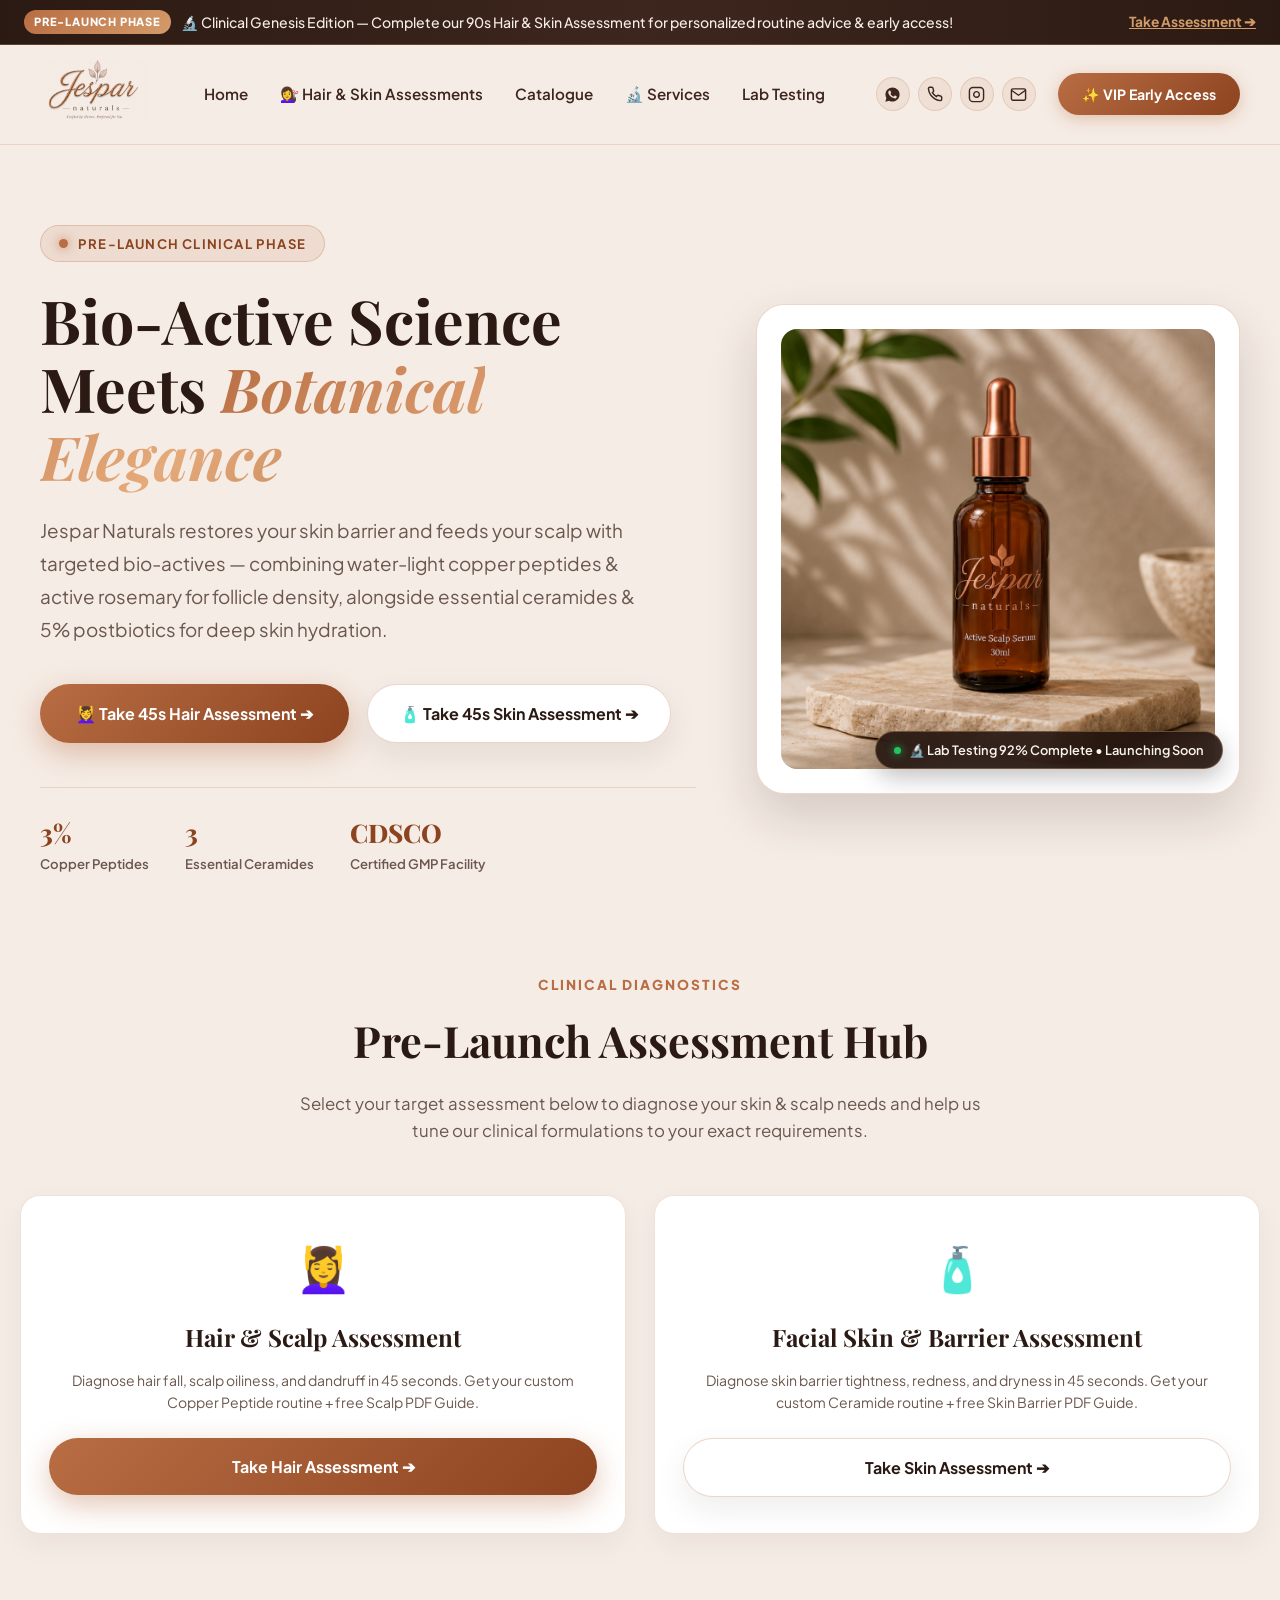
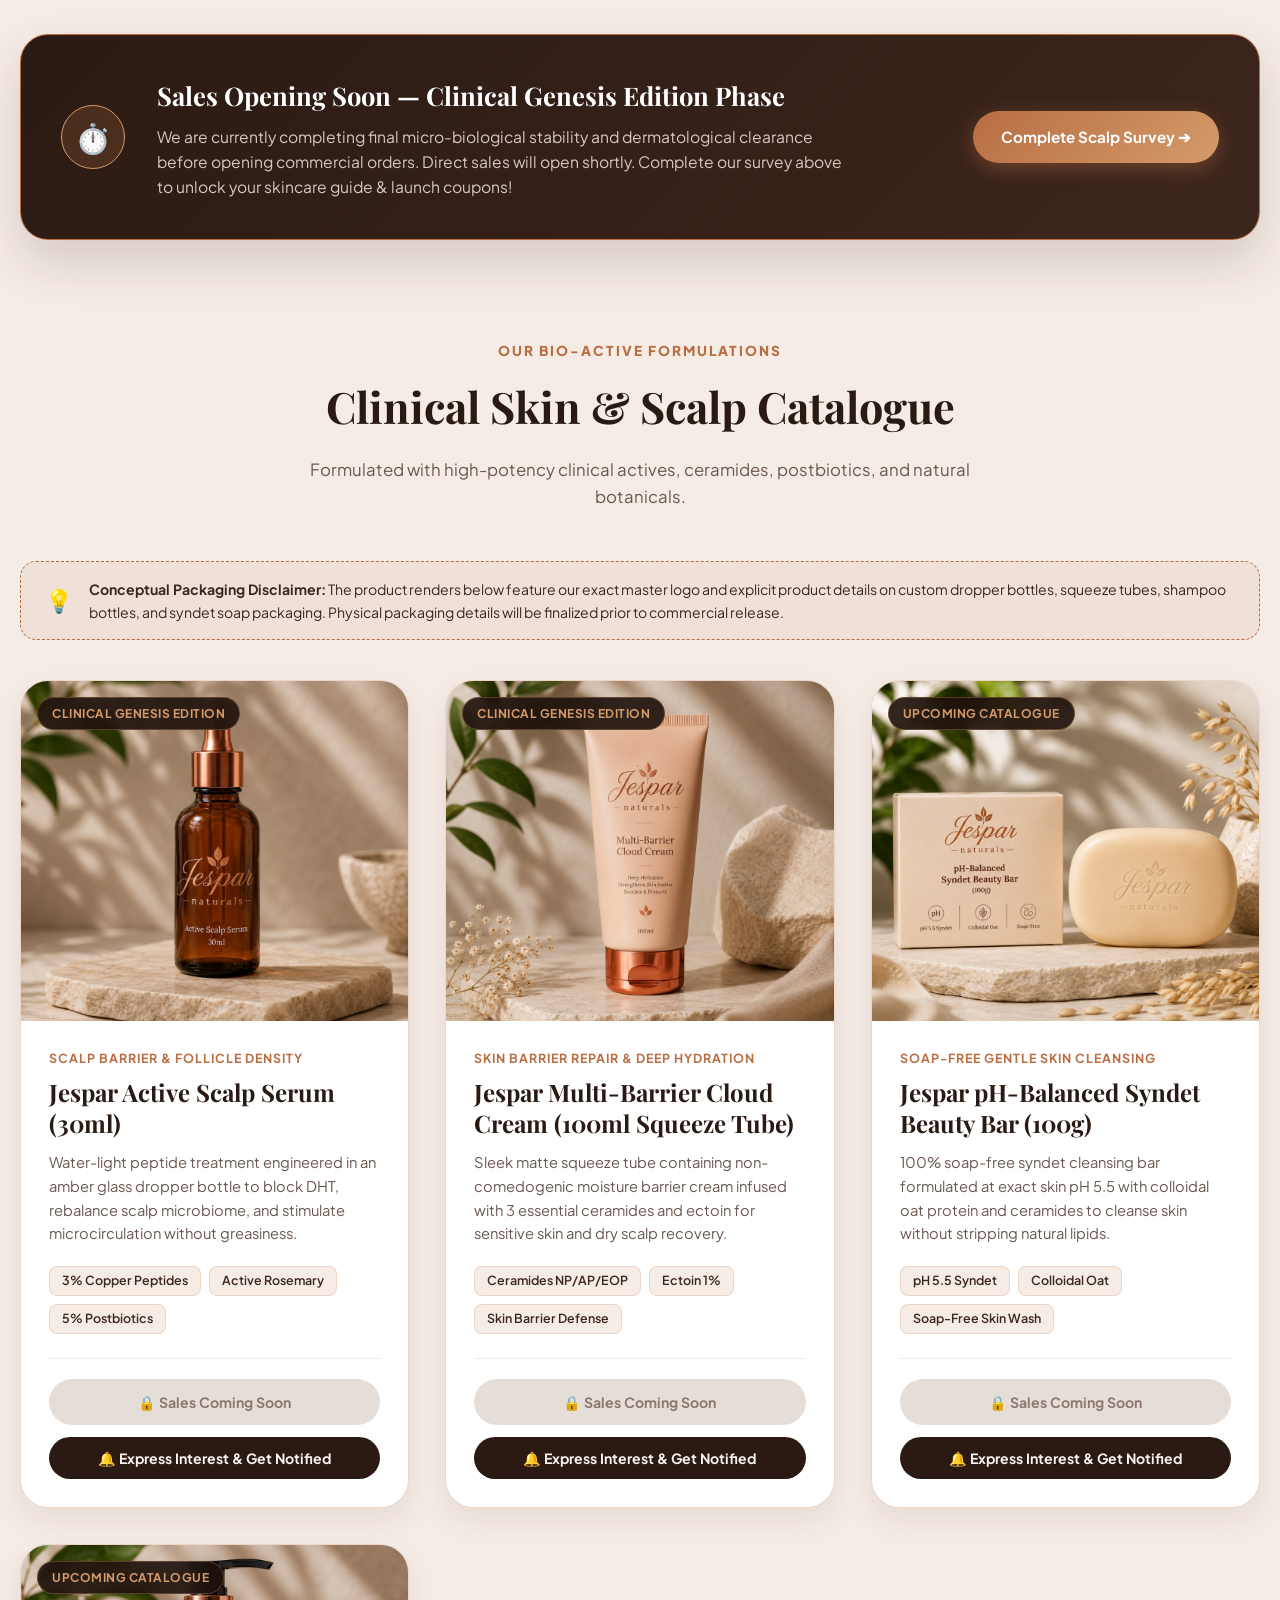
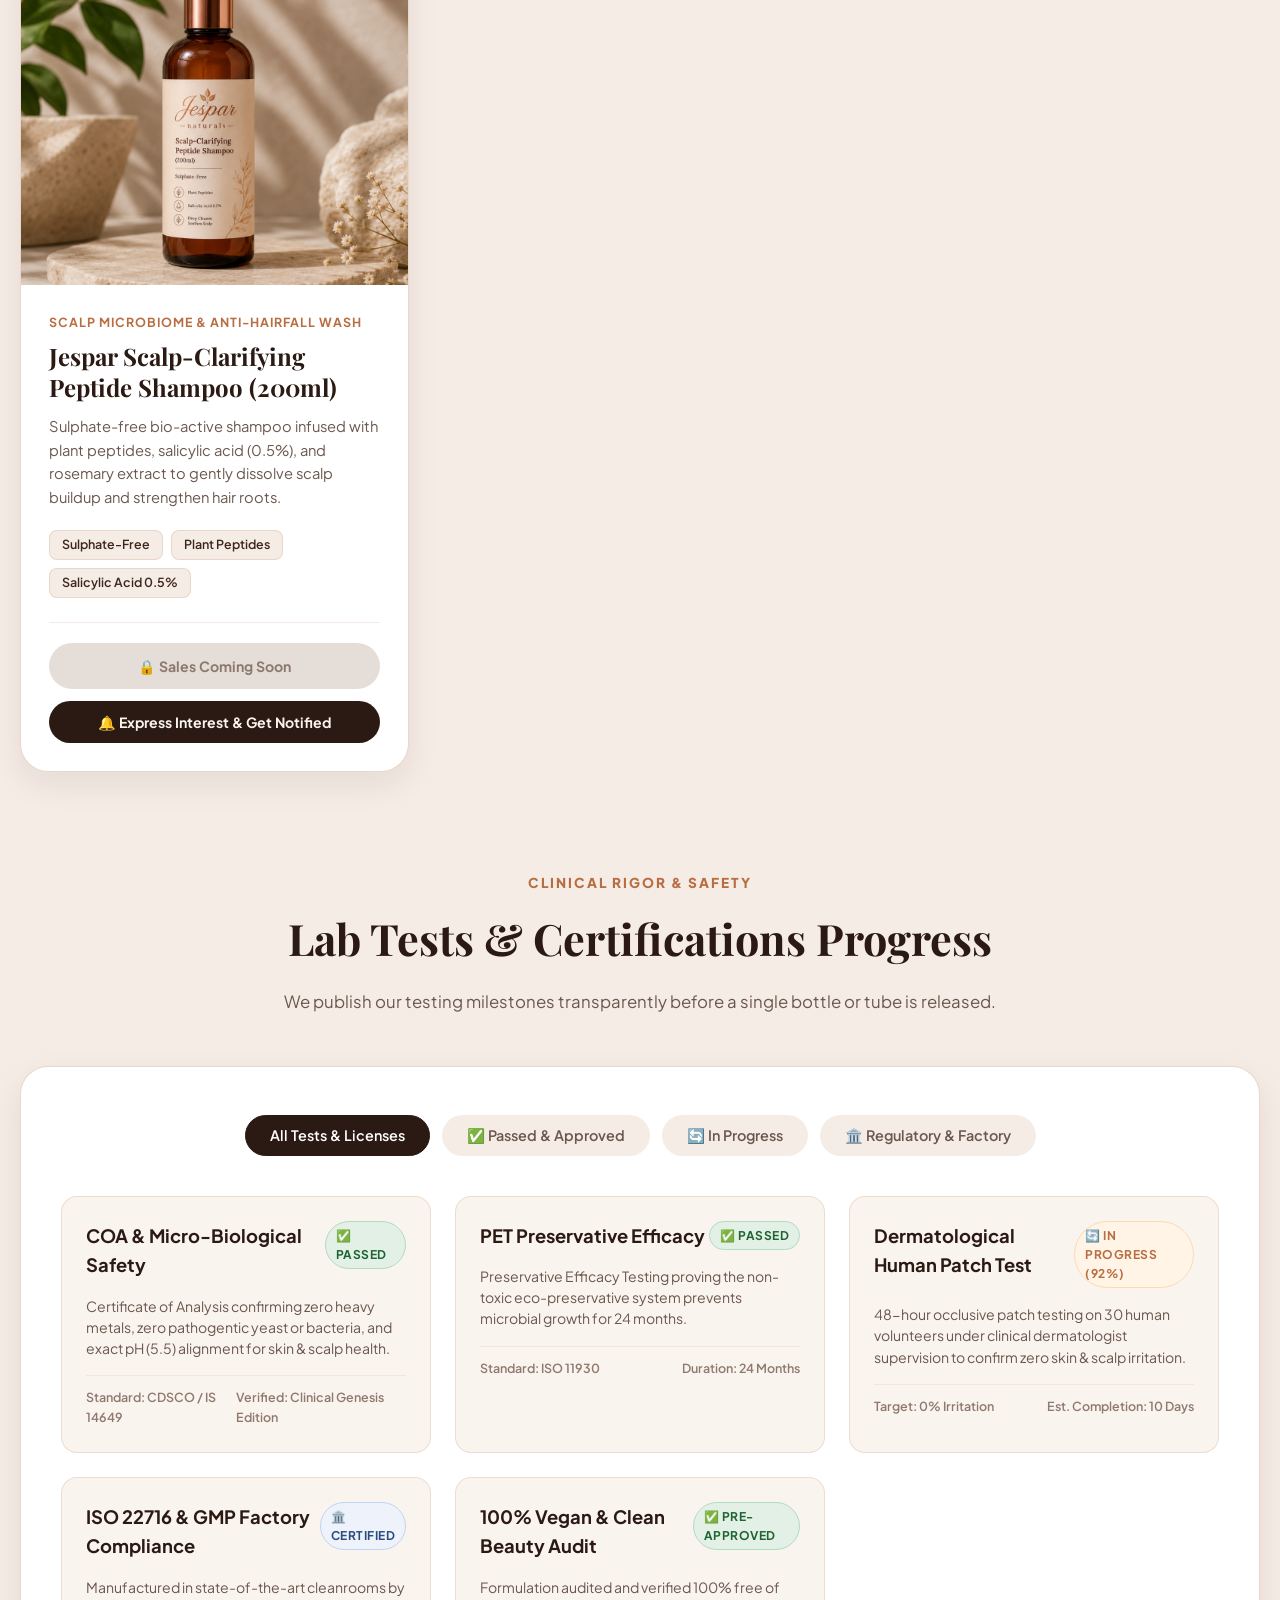
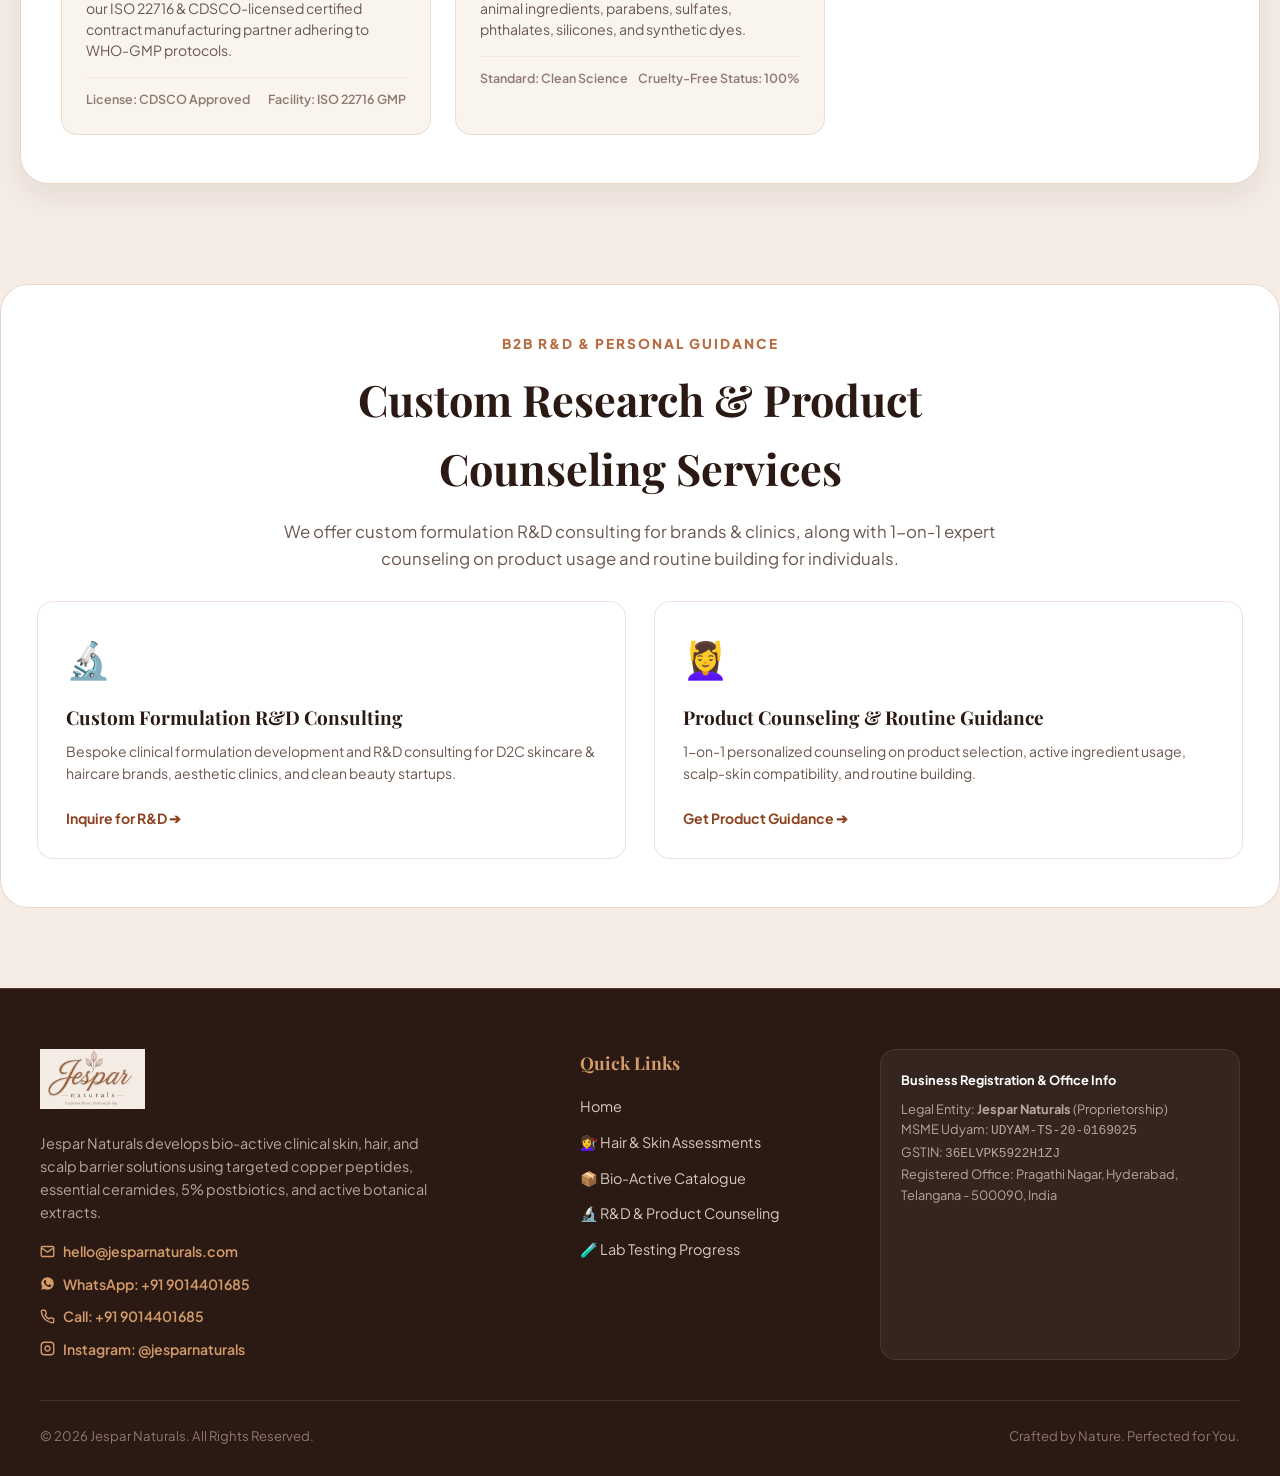
<file: index.html>
<!DOCTYPE html>
<html lang="en">
<head>
  <meta charset="UTF-8">
  <meta name="viewport" content="width=device-width, initial-scale=1.0">
  <title>Jespar Naturals — Bio-Active Clinical Skin, Hair & Scalp Care</title>
  <meta name="description" content="Jespar Naturals restores your skin barrier and feeds your scalp with targeted bio-actives — combining water-light copper peptides, essential ceramides, postbiotics, and active rosemary.">
  <link rel="stylesheet" href="styles.css">
  <link rel="shortcut icon" href="assets/logo.png?v=2" type="image/png">
</head>
<body>

  <!-- Floating Botanical Nature Particles Canvas -->
  <canvas id="natureCanvas"></canvas>

  <!-- 1. Top Announcement Bar (Pre-Launch Assessment Focus) -->
  <div class="announcement-bar">
    <div class="announcement-content">
      <span class="badge">Pre-Launch Phase</span>
      <span class="announcement-text-desktop">🔬 Clinical Genesis Edition — Complete our 90s Hair & Skin Assessment for personalized routine advice & early access!</span>
    </div>
    <div class="announcement-actions">
      <a href="#survey" class="announcement-link">Take Assessment ➔</a>
    </div>
  </div>

  <!-- 2. Sticky Navbar -->
  <header class="navbar">
    <div class="nav-brand">
      <a href="#hero">
        <img src="assets/logo.png?v=2" alt="Jespar Naturals" class="nav-logo-img">
      </a>
    </div>
    <ul class="nav-links">
      <li><a href="index.html">Home</a></li>
      <li><a href="#survey">💇‍♀️ Hair & Skin Assessments</a></li>
      <li><a href="#products">Catalogue</a></li>
      <li><a href="#research-services">🔬 Services</a></li>
      <li><a href="#lab-tests">Lab Testing</a></li>
    </ul>
    <div class="nav-actions">
      <div class="nav-social-icons">
        <a href="https://wa.me/919014401685" target="_blank" class="nav-social-btn" title="WhatsApp Business +91 9014401685">
          <svg width="17" height="17" viewBox="0 0 24 24" fill="currentColor"><path d="M12.012 2c-5.506 0-9.989 4.478-9.99 9.984 0 1.764.459 3.484 1.332 5.001l-1.416 5.172 5.292-1.388c1.464.798 3.116 1.217 4.78 1.218h.004c5.506 0 9.989-4.478 9.99-9.985 0-2.667-1.037-5.175-2.924-7.063a9.923 9.923 0 0 0-7.068-2.939zm5.717 14.192c-.244.688-1.417 1.355-1.956 1.416-.54.061-1.229.088-3.528-.857-2.936-1.208-4.82-4.183-4.968-4.38-.147-.197-1.203-1.603-1.203-3.057 0-1.454.761-2.172 1.032-2.466.27-.294.59-.368.786-.368.196 0 .393.002.565.01.184.009.431-.07.674.515.244.588.834 2.032.908 2.18.074.147.123.319.025.515-.098.196-.147.319-.294.49-.147.172-.31.384-.442.515-.147.147-.301.308-.129.603.172.295.766 1.265 1.646 2.049 1.132 1.01 2.086 1.323 2.381 1.47.295.147.466.123.638-.074.172-.196.736-.858.932-1.152.196-.295.393-.245.663-.147.27.098 1.719.81 2.014.957.295.147.491.221.565.344.074.123.074.711-.17 1.399z"/></svg>
        </a>
        <a href="tel:+919014401685" class="nav-social-btn" title="Call Us +91 9014401685">
          <svg width="16" height="16" viewBox="0 0 24 24" fill="none" stroke="currentColor" stroke-width="2.2"><path d="M22 16.92v3a2 2 0 0 1-2.18 2 19.79 19.79 0 0 1-8.63-3.07 19.5 19.5 0 0 1-6-6 19.79 19.79 0 0 1-3.07-8.67A2 2 0 0 1 4.11 2h3a2 2 0 0 1 2 1.72 12.84 12.84 0 0 0 .7 2.81 2 2 0 0 1-.45 2.11L8.09 9.91a16 16 0 0 0 6 6l1.27-1.27a2 2 0 0 1 2.11-.45 12.84 12.84 0 0 0 2.81.7A2 2 0 0 1 22 16.92z"></path></svg>
        </a>
        <a href="https://www.instagram.com/jesparnaturals/" target="_blank" class="nav-social-btn" title="Instagram @jesparnaturals">
          <svg width="17" height="17" viewBox="0 0 24 24" fill="none" stroke="currentColor" stroke-width="2"><rect x="2" y="2" width="20" height="20" rx="5" ry="5"></rect><path d="M16 11.37A4 4 0 1 1 12.63 8 4 4 0 0 1 16 11.37z"></path><line x1="17.5" y1="6.5" x2="17.51" y2="6.5"></line></svg>
        </a>
        <a href="mailto:hello@jesparnaturals.com" class="nav-social-btn" title="Email hello@jesparnaturals.com">
          <svg width="17" height="17" viewBox="0 0 24 24" fill="none" stroke="currentColor" stroke-width="2"><path d="M4 4h16c1.1 0 2 .9 2 2v12c0 1.1-.9 2-2 2H4c-1.1 0-2-.9-2-2V6c0-1.1.9-2 2-2z"></path><polyline points="22,6 12,13 2,6"></polyline></svg>
        </a>
      </div>
      <button class="btn-primary-sm" onclick="openVipModal()">✨ VIP Early Access</button>
    </div>
  </header>

  <!-- 3. Hero Section -->
  <section class="hero-section" id="hero">
    <div class="hero-content">
      <div class="hero-tag">
        <span class="dot"></span>
        <span>Pre-Launch Clinical Phase</span>
      </div>

      <h1 class="hero-title">
        Bio-Active Science Meets <span class="copper-accent">Botanical Elegance</span>
      </h1>
      <p class="hero-subtitle">
        Jespar Naturals restores your skin barrier and feeds your scalp with targeted bio-actives — combining water-light copper peptides & active rosemary for follicle density, alongside essential ceramides & 5% postbiotics for deep skin hydration.
      </p>
      <div class="hero-ctas">
        <a href="hair-survey.html" class="btn-hero-primary">
          💆‍♀️ Take 45s Hair Assessment ➔
        </a>
        <a href="skin-survey.html" class="btn-hero-secondary">
          🧴 Take 45s Skin Assessment ➔
        </a>
      </div>
      <div class="hero-proof-bar">
        <div class="proof-item">
          <span class="number">3%</span>
          <span class="label">Copper Peptides</span>
        </div>
        <div class="proof-item">
          <span class="number">3</span>
          <span class="label">Essential Ceramides</span>
        </div>
        <div class="proof-item">
          <span class="number">CDSCO</span>
          <span class="label">Certified GMP Facility</span>
        </div>
      </div>
    </div>
    <div class="hero-visual-container">
      <div class="hero-main-card">
        <img src="assets/serum_concept.jpg" alt="Jespar Active Scalp Serum Clinical Genesis Edition Packaging">
        <div class="hero-floating-badge">
          <span class="badge-dot"></span>
          <span>🔬 Lab Testing 92% Complete &bull; Launching Soon</span>
        </div>
      </div>
    </div>
  </section>

  <!-- 4. Clinical Assessment Hub Section -->
  <section class="section-wrapper" id="survey">
    <div class="section-header">
      <div class="section-subtitle">Clinical Diagnostics</div>
      <h2 class="section-title">Pre-Launch Assessment Hub</h2>
      <p class="section-desc">Select your target assessment below to diagnose your skin & scalp needs and help us tune our clinical formulations to your exact requirements.</p>
    </div>

    <div style="display: grid; grid-template-columns: repeat(auto-fit, minmax(320px, 1fr)); gap: 28px; margin-top: 36px;">
      <!-- Card 1: Hair Assessment -->
      <div style="background: #ffffff; border: 1px solid rgba(184, 109, 67, 0.2); border-radius: 20px; padding: 36px 28px; box-shadow: 0 10px 30px rgba(43, 26, 19, 0.05); text-align: center; transition: transform 0.3s ease;">
        <div style="font-size: 44px; margin-bottom: 16px;">💆‍♀️</div>
        <h3 style="font-family: 'Playfair Display', serif; font-size: 24px; color: var(--coffee-espresso); margin-bottom: 12px;">Hair & Scalp Assessment</h3>
        <p style="color: var(--text-muted); font-size: 14px; line-height: 1.6; margin-bottom: 24px;">Diagnose hair fall, scalp oiliness, and dandruff in 45 seconds. Get your custom Copper Peptide routine + free Scalp PDF Guide.</p>
        <a href="hair-survey.html" class="btn-hero-primary" style="display: block; width: 100%;">Take Hair Assessment ➔</a>
      </div>

      <!-- Card 2: Skin Assessment -->
      <div style="background: #ffffff; border: 1px solid rgba(184, 109, 67, 0.2); border-radius: 20px; padding: 36px 28px; box-shadow: 0 10px 30px rgba(43, 26, 19, 0.05); text-align: center; transition: transform 0.3s ease;">
        <div style="font-size: 44px; margin-bottom: 16px;">🧴</div>
        <h3 style="font-family: 'Playfair Display', serif; font-size: 24px; color: var(--coffee-espresso); margin-bottom: 12px;">Facial Skin & Barrier Assessment</h3>
        <p style="color: var(--text-muted); font-size: 14px; line-height: 1.6; margin-bottom: 24px;">Diagnose skin barrier tightness, redness, and dryness in 45 seconds. Get your custom Ceramide routine + free Skin Barrier PDF Guide.</p>
        <a href="skin-survey.html" class="btn-hero-secondary" style="display: block; width: 100%;">Take Skin Assessment ➔</a>
      </div>
    </div>
  </section>

  <!-- 5. Pre-Launch E-Commerce Notice Banner -->
  <section class="section-wrapper">
    <div class="prelaunch-notice-banner">
      <div class="notice-icon">⏱️</div>
      <div class="notice-content">
        <h3>Sales Opening Soon — Clinical Genesis Edition Phase</h3>
        <p>
          We are currently completing final micro-biological stability and dermatological clearance before opening commercial orders. Direct sales will open shortly. Complete our survey above to unlock your skincare guide & launch coupons!
        </p>
      </div>
      <a href="#survey" class="btn-survey-cta">
        Complete Scalp Survey ➔
      </a>
    </div>
  </section>

  <!-- 6. 4-Product Catalogue Showcase -->
  <section class="section-wrapper" id="products">
    <div class="section-header">
      <div class="section-subtitle">Our Bio-Active Formulations</div>
      <h2 class="section-title">Clinical Skin & Scalp Catalogue</h2>
      <p class="section-desc">Formulated with high-potency clinical actives, ceramides, postbiotics, and natural botanicals.</p>
    </div>

    <!-- Explicit Conceptual Disclaimer -->
    <div class="disclaimer-alert-box">
      <span class="icon">💡</span>
      <div>
        <strong>Conceptual Packaging Disclaimer:</strong> The product renders below feature our exact master logo and explicit product details on custom dropper bottles, squeeze tubes, shampoo bottles, and syndet soap packaging. Physical packaging details will be finalized prior to commercial release.
      </div>
    </div>

    <div class="products-grid">
      <!-- Product Card 1: Scalp Serum -->
      <div class="product-card">
        <div class="product-image-wrapper">
          <img src="assets/serum_concept.jpg" alt="Jespar Active Scalp Serum 30ml Amber Glass Dropper Bottle Redesigned Master Render">
          <span class="status-badge">Clinical Genesis Edition</span>
        </div>
        <div class="product-details">
          <div class="product-tagline">Scalp Barrier & Follicle Density</div>
          <h3 class="product-title">Jespar Active Scalp Serum (30ml)</h3>
          <p class="product-description">
            Water-light peptide treatment engineered in an amber glass dropper bottle to block DHT, rebalance scalp microbiome, and stimulate microcirculation without greasiness.
          </p>
          <div class="key-actives-list">
            <span class="active-pill">3% Copper Peptides</span>
            <span class="active-pill">Active Rosemary</span>
            <span class="active-pill">5% Postbiotics</span>
          </div>
          <div class="product-actions-box">
            <div class="btn-disabled-buy">🔒 Sales Coming Soon</div>
            <button class="btn-notify-interest" onclick="openVipModal('Jespar Active Scalp Serum')">🔔 Express Interest & Get Notified</button>
          </div>
        </div>
      </div>

      <!-- Product Card 2: Cloud Cream Squeeze Tube -->
      <div class="product-card">
        <div class="product-image-wrapper">
          <img src="assets/cream_concept.jpg" alt="Jespar Multi-Barrier Cloud Cream 100ml Matte Squeeze Tube Redesigned Master Render">
          <span class="status-badge">Clinical Genesis Edition</span>
        </div>
        <div class="product-details">
          <div class="product-tagline">Skin Barrier Repair & Deep Hydration</div>
          <h3 class="product-title">Jespar Multi-Barrier Cloud Cream (100ml Squeeze Tube)</h3>
          <p class="product-description">
            Sleek matte squeeze tube containing non-comedogenic moisture barrier cream infused with 3 essential ceramides and ectoin for sensitive skin and dry scalp recovery.
          </p>
          <div class="key-actives-list">
            <span class="active-pill">Ceramides NP/AP/EOP</span>
            <span class="active-pill">Ectoin 1%</span>
            <span class="active-pill">Skin Barrier Defense</span>
          </div>
          <div class="product-actions-box">
            <div class="btn-disabled-buy">🔒 Sales Coming Soon</div>
            <button class="btn-notify-interest" onclick="openVipModal('Jespar Multi-Barrier Cloud Cream Tube')">🔔 Express Interest & Get Notified</button>
          </div>
        </div>
      </div>

      <!-- Product Card 3: pH-Balanced Syndet Beauty Bar -->
      <div class="product-card">
        <div class="product-image-wrapper">
          <img src="assets/syndet_concept.jpg" alt="Jespar pH-Balanced Syndet Beauty Bar 100g Redesigned Master Render">
          <span class="status-badge">Upcoming Catalogue</span>
        </div>
        <div class="product-details">
          <div class="product-tagline">Soap-Free Gentle Skin Cleansing</div>
          <h3 class="product-title">Jespar pH-Balanced Syndet Beauty Bar (100g)</h3>
          <p class="product-description">
            100% soap-free syndet cleansing bar formulated at exact skin pH 5.5 with colloidal oat protein and ceramides to cleanse skin without stripping natural lipids.
          </p>
          <div class="key-actives-list">
            <span class="active-pill">pH 5.5 Syndet</span>
            <span class="active-pill">Colloidal Oat</span>
            <span class="active-pill">Soap-Free Skin Wash</span>
          </div>
          <div class="product-actions-box">
            <div class="btn-disabled-buy">🔒 Sales Coming Soon</div>
            <button class="btn-notify-interest" onclick="openVipModal('Jespar pH-Balanced Syndet Beauty Bar')">🔔 Express Interest & Get Notified</button>
          </div>
        </div>
      </div>

      <!-- Product Card 4: Scalp-Clarifying Peptide Shampoo -->
      <div class="product-card">
        <div class="product-image-wrapper">
          <img src="assets/shampoo_concept.jpg" alt="Jespar Scalp-Clarifying Peptide Shampoo 200ml Amber Pump Bottle Redesigned Master Render">
          <span class="status-badge">Upcoming Catalogue</span>
        </div>
        <div class="product-details">
          <div class="product-tagline">Scalp Microbiome & Anti-Hairfall Wash</div>
          <h3 class="product-title">Jespar Scalp-Clarifying Peptide Shampoo (200ml)</h3>
          <p class="product-description">
            Sulphate-free bio-active shampoo infused with plant peptides, salicylic acid (0.5%), and rosemary extract to gently dissolve scalp buildup and strengthen hair roots.
          </p>
          <div class="key-actives-list">
            <span class="active-pill">Sulphate-Free</span>
            <span class="active-pill">Plant Peptides</span>
            <span class="active-pill">Salicylic Acid 0.5%</span>
          </div>
          <div class="product-actions-box">
            <div class="btn-disabled-buy">🔒 Sales Coming Soon</div>
            <button class="btn-notify-interest" onclick="openVipModal('Jespar Scalp-Clarifying Peptide Shampoo')">🔔 Express Interest & Get Notified</button>
          </div>
        </div>
      </div>
    </div>
  </section>

  <!-- 7. Lab Tests & Certifications Tracker -->
  <section class="section-wrapper" id="lab-tests">
    <div class="section-header">
      <div class="section-subtitle">Clinical Rigor & Safety</div>
      <h2 class="section-title">Lab Tests & Certifications Progress</h2>
      <p class="section-desc">We publish our testing milestones transparently before a single bottle or tube is released.</p>
    </div>

    <div class="lab-tracker-container">
      <div class="tab-filter-bar">
        <button class="tab-btn active" onclick="filterLabCards('all')">All Tests & Licenses</button>
        <button class="tab-btn" onclick="filterLabCards('passed')">✅ Passed & Approved</button>
        <button class="tab-btn" onclick="filterLabCards('progress')">🔄 In Progress</button>
        <button class="tab-btn" onclick="filterLabCards('compliance')">🏛️ Regulatory & Factory</button>
      </div>

      <div class="lab-cards-grid">
        <!-- Lab Card 1 -->
        <div class="lab-card" data-category="passed">
          <div class="lab-card-header">
            <div class="lab-card-title">COA & Micro-Biological Safety</div>
            <span class="lab-status-tag status-passed">✅ Passed</span>
          </div>
          <p class="lab-card-desc">
            Certificate of Analysis confirming zero heavy metals, zero pathogentic yeast or bacteria, and exact pH (5.5) alignment for skin & scalp health.
          </p>
          <div class="lab-card-meta">
            <span>Standard: CDSCO / IS 14649</span>
            <span>Verified: Clinical Genesis Edition</span>
          </div>
        </div>

        <!-- Lab Card 2 -->
        <div class="lab-card" data-category="passed">
          <div class="lab-card-header">
            <div class="lab-card-title">PET Preservative Efficacy</div>
            <span class="lab-status-tag status-passed">✅ Passed</span>
          </div>
          <p class="lab-card-desc">
            Preservative Efficacy Testing proving the non-toxic eco-preservative system prevents microbial growth for 24 months.
          </p>
          <div class="lab-card-meta">
            <span>Standard: ISO 11930</span>
            <span>Duration: 24 Months</span>
          </div>
        </div>

        <!-- Lab Card 3 -->
        <div class="lab-card" data-category="progress">
          <div class="lab-card-header">
            <div class="lab-card-title">Dermatological Human Patch Test</div>
            <span class="lab-status-tag status-progress">🔄 In Progress (92%)</span>
          </div>
          <p class="lab-card-desc">
            48-hour occlusive patch testing on 30 human volunteers under clinical dermatologist supervision to confirm zero skin & scalp irritation.
          </p>
          <div class="lab-card-meta">
            <span>Target: 0% Irritation</span>
            <span>Est. Completion: 10 Days</span>
          </div>
        </div>

        <!-- Lab Card 4 -->
        <div class="lab-card" data-category="compliance">
          <div class="lab-card-header">
            <div class="lab-card-title">ISO 22716 & GMP Factory Compliance</div>
            <span class="lab-status-tag status-approved">🏛️ Certified</span>
          </div>
          <p class="lab-card-desc">
            Manufactured in state-of-the-art cleanrooms by our ISO 22716 & CDSCO-licensed certified contract manufacturing partner adhering to WHO-GMP protocols.
          </p>
          <div class="lab-card-meta">
            <span>License: CDSCO Approved</span>
            <span>Facility: ISO 22716 GMP</span>
          </div>
        </div>

        <!-- Lab Card 5 -->
        <div class="lab-card" data-category="passed">
          <div class="lab-card-header">
            <div class="lab-card-title">100% Vegan & Clean Beauty Audit</div>
            <span class="lab-status-tag status-passed">✅ Pre-Approved</span>
          </div>
          <p class="lab-card-desc">
            Formulation audited and verified 100% free of animal ingredients, parabens, sulfates, phthalates, silicones, and synthetic dyes.
          </p>
          <div class="lab-card-meta">
            <span>Standard: Clean Science</span>
            <span>Cruelty-Free Status: 100%</span>
          </div>
        </div>
      </div>
    </div>
  </section>

  <!-- 7.5 Custom Research & Product Counseling Services -->
  <section class="section-wrapper" id="research-services" style="background: var(--nude-card); border: 1.5px solid var(--border-copper); border-radius: var(--radius-lg); padding: 48px 36px; margin-bottom: 80px;">
    <div class="section-header" style="margin-bottom: 28px;">
      <div class="section-subtitle">B2B R&D & Personal Guidance</div>
      <h2 class="section-title">Custom Research & Product Counseling Services</h2>
      <p class="section-desc">We offer custom formulation R&D consulting for brands & clinics, along with 1-on-1 expert counseling on product usage and routine building for individuals.</p>
    </div>

    <div style="display: grid; grid-template-columns: repeat(auto-fit, minmax(300px, 1fr)); gap: 28px;">
      <!-- Service 1: Custom R&D -->
      <div style="background: #ffffff; padding: 28px; border-radius: 16px; border: 1px solid rgba(184, 109, 67, 0.2);">
        <div style="font-size: 36px; margin-bottom: 14px;">🔬</div>
        <h4 style="color: var(--coffee-espresso); font-size: 19px; margin-bottom: 8px;">Custom Formulation R&D Consulting</h4>
        <p style="color: var(--text-muted); font-size: 14px; line-height: 1.6; margin-bottom: 20px;">Bespoke clinical formulation development and R&D consulting for D2C skincare & haircare brands, aesthetic clinics, and clean beauty startups.</p>
        <a href="https://wa.me/919014401685?text=Hi%20Jespar%20Naturals,%20I'm%20interested%20in%20Custom%20Formulation%20R%26D%20Consulting." target="_blank" style="color: var(--copper-dark); font-weight: 700; font-size: 14px; text-decoration: none;">Inquire for R&D ➔</a>
      </div>

      <!-- Service 2: Product Counseling & Guidance -->
      <div style="background: #ffffff; padding: 28px; border-radius: 16px; border: 1px solid rgba(184, 109, 67, 0.2);">
        <div style="font-size: 36px; margin-bottom: 14px;">💆‍♀️</div>
        <h4 style="color: var(--coffee-espresso); font-size: 19px; margin-bottom: 8px;">Product Counseling & Routine Guidance</h4>
        <p style="color: var(--text-muted); font-size: 14px; line-height: 1.6; margin-bottom: 20px;">1-on-1 personalized counseling on product selection, active ingredient usage, scalp-skin compatibility, and routine building.</p>
        <a href="https://wa.me/919014401685?text=Hi%20Jespar%20Naturals,%20I'm%20interested%20in%20Product%20Counseling%20%26%20Routine%20Guidance." target="_blank" style="color: var(--copper-dark); font-weight: 700; font-size: 14px; text-decoration: none;">Get Product Guidance ➔</a>
      </div>
    </div>
  </section>

  <!-- 8. VIP Access Modal -->
  <div class="modal-overlay" id="vipModal">
    <div class="modal-box">
      <button class="modal-close-btn" onclick="closeVipModal()">&times;</button>
      <div class="modal-header">
        <h3>Join VIP Launch List</h3>
        <p>Be the first to know when Clinical Genesis Edition goes live!</p>
      </div>
      <form id="vipForm" onsubmit="handleVipSubmit(event)">
        <div class="form-group">
          <label for="vipName">Full Name *</label>
          <input type="text" id="vipName" class="form-control" placeholder="Your Name" required>
        </div>
        <div class="form-group">
          <label for="vipEmail">Email Address (Optional)</label>
          <input type="email" id="vipEmail" class="form-control" placeholder="name@example.com">
        </div>
        <div class="form-group">
          <label for="vipPhone">Phone Number / WhatsApp (Optional)</label>
          <input type="tel" id="vipPhone" class="form-control" placeholder="+91 9014401685">
          <p style="font-size: 0.78rem; color: var(--text-muted); margin-top: 6px; line-height: 1.4;">💡 <em>Note: Contact info is optional and used solely to share your 20% discount coupon & custom routine guide once products are officially launched.</em></p>
        </div>
        <div class="form-group">
          <label for="vipProduct">Interested Product</label>
          <select id="vipProduct" class="form-control">
            <option value="Jespar Active Scalp Serum">Jespar Active Scalp Serum (Dropper Bottle)</option>
            <option value="Jespar Multi-Barrier Cloud Cream Tube">Jespar Multi-Barrier Cloud Cream (Squeeze Tube)</option>
            <option value="Jespar pH-Balanced Syndet Beauty Bar">Jespar pH-Balanced Syndet Beauty Bar (100g)</option>
            <option value="Jespar Scalp-Clarifying Peptide Shampoo">Jespar Scalp-Clarifying Peptide Shampoo (200ml)</option>
          </select>
        </div>
        <button type="submit" class="btn-form-submit">🔔 Confirm VIP Reservation</button>
      </form>
    </div>
  </div>

  <!-- 9. Footer -->
  <footer class="site-footer">
    <div class="footer-inner">
      <div class="footer-brand">
        <img src="assets/logo.png?v=2" alt="Jespar Naturals Master Logo">
        <p>
          Jespar Naturals develops bio-active clinical skin, hair, and scalp barrier solutions using targeted copper peptides, essential ceramides, 5% postbiotics, and active botanical extracts.
        </p>
        <div class="footer-contact-stack">
          <a href="mailto:hello@jesparnaturals.com" class="footer-contact-item" title="Email Us">
            <svg width="15" height="15" viewBox="0 0 24 24" fill="none" stroke="currentColor" stroke-width="2.2"><path d="M4 4h16c1.1 0 2 .9 2 2v12c0 1.1-.9 2-2 2H4c-1.1 0-2-.9-2-2V6c0-1.1.9-2 2-2z"></path><polyline points="22,6 12,13 2,6"></polyline></svg>
            <span>hello@jesparnaturals.com</span>
          </a>
          <a href="https://wa.me/919014401685" target="_blank" class="footer-contact-item" title="WhatsApp Business">
            <svg width="15" height="15" viewBox="0 0 24 24" fill="currentColor"><path d="M12.012 2c-5.506 0-9.989 4.478-9.99 9.984 0 1.764.459 3.484 1.332 5.001l-1.416 5.172 5.292-1.388c1.464.798 3.116 1.217 4.78 1.218h.004c5.506 0 9.989-4.478 9.99-9.985 0-2.667-1.037-5.175-2.924-7.063a9.923 9.923 0 0 0-7.068-2.939zm5.717 14.192c-.244.688-1.417 1.355-1.956 1.416-.54.061-1.229.088-3.528-.857-2.936-1.208-4.82-4.183-4.968-4.38-.147-.197-1.203-1.603-1.203-3.057 0-1.454.761-2.172 1.032-2.466.27-.294.59-.368.786-.368.196 0 .393.002.565.01.184.009.431-.07.674.515.244.588.834 2.032.908 2.18.074.147.123.319.025.515-.098.196-.147.319-.294.49-.147.172-.31.384-.442.515-.147.147-.301.308-.129.603.172.295.766 1.265 1.646 2.049 1.132 1.01 2.086 1.323 2.381 1.47.295.147.466.123.638-.074.172-.196.736-.858.932-1.152.196-.295.393-.245.663-.147.27.098 1.719.81 2.014.957.295.147.491.221.565.344.074.123.074.711-.17 1.399z"/></svg>
            <span>WhatsApp: +91 9014401685</span>
          </a>
          <a href="tel:+919014401685" class="footer-contact-item" title="Call Us">
            <svg width="15" height="15" viewBox="0 0 24 24" fill="none" stroke="currentColor" stroke-width="2.2"><path d="M22 16.92v3a2 2 0 0 1-2.18 2 19.79 19.79 0 0 1-8.63-3.07 19.5 19.5 0 0 1-6-6 19.79 19.79 0 0 1-3.07-8.67A2 2 0 0 1 4.11 2h3a2 2 0 0 1 2 1.72 12.84 12.84 0 0 0 .7 2.81 2 2 0 0 1-.45 2.11L8.09 9.91a16 16 0 0 0 6 6l1.27-1.27a2 2 0 0 1 2.11-.45 12.84 12.84 0 0 0 2.81.7A2 2 0 0 1 22 16.92z"></path></svg>
            <span>Call: +91 9014401685</span>
          </a>
          <a href="https://www.instagram.com/jesparnaturals/" target="_blank" class="footer-contact-item" title="Instagram">
            <svg width="15" height="15" viewBox="0 0 24 24" fill="none" stroke="currentColor" stroke-width="2.2"><rect x="2" y="2" width="20" height="20" rx="5" ry="5"></rect><path d="M16 11.37A4 4 0 1 1 12.63 8 4 4 0 0 1 16 11.37z"></path><line x1="17.5" y1="6.5" x2="17.51" y2="6.5"></line></svg>
            <span>Instagram: @jesparnaturals</span>
          </a>
        </div>
      </div>
      <div>
        <h4 class="footer-title">Quick Links</h4>
        <ul class="footer-links">
          <li><a href="index.html">Home</a></li>
          <li><a href="#survey">💇‍♀️ Hair & Skin Assessments</a></li>
          <li><a href="#products">📦 Bio-Active Catalogue</a></li>
          <li><a href="#research-services">🔬 R&D & Product Counseling</a></li>
          <li><a href="#lab-tests">🧪 Lab Testing Progress</a></li>
        </ul>
      </div>
      <div class="footer-legal-box">
        <strong style="color: #fff; display: block; margin-bottom: 8px;">Business Registration & Office Info</strong>
        Legal Entity: <strong>Jespar Naturals</strong> (Proprietorship)<br>
        MSME Udyam: <code>UDYAM-TS-20-0169025</code><br>
        GSTIN: <code>36ELVPK5922H1ZJ</code><br>
        Registered Office: Pragathi Nagar, Hyderabad, Telangana - 500090, India
      </div>
    </div>
    <div class="footer-bottom">
      <div>&copy; 2026 Jespar Naturals. All Rights Reserved.</div>
      <div>Crafted by Nature. Perfected for You.</div>
    </div>
  </footer>

  <!-- 10. Floating Circular FAB Widget & Section Quick Navigator -->
  <div class="mobile-circular-fab-wrap">
    <div class="fab-menu-popup" id="fabMenuPopup">
      <a href="#survey" onclick="toggleFabMenu()">💆‍♀️ Hair & Skin Assessments</a>
      <a href="#products" onclick="toggleFabMenu()">📦 Bio-Active Catalogue</a>
      <a href="#research-services" onclick="toggleFabMenu()">🔬 R&D & Product Counseling</a>
      <a href="#lab-tests" onclick="toggleFabMenu()">🧪 Lab Testing Progress</a>
      <a href="https://wa.me/919014401685" target="_blank" onclick="toggleFabMenu()" style="color: #25D366; font-weight: 700;">
        <svg width="15" height="15" viewBox="0 0 24 24" fill="currentColor" style="vertical-align: middle; margin-right: 4px;"><path d="M12.012 2c-5.506 0-9.989 4.478-9.99 9.984 0 1.764.459 3.484 1.332 5.001l-1.416 5.172 5.292-1.388c1.464.798 3.116 1.217 4.78 1.218h.004c5.506 0 9.989-4.478 9.99-9.985 0-2.667-1.037-5.175-2.924-7.063a9.923 9.923 0 0 0-7.068-2.939zm5.717 14.192c-.244.688-1.417 1.355-1.956 1.416-.54.061-1.229.088-3.528-.857-2.936-1.208-4.82-4.183-4.968-4.38-.147-.197-1.203-1.603-1.203-3.057 0-1.454.761-2.172 1.032-2.466.27-.294.59-.368.786-.368.196 0 .393.002.565.01.184.009.431-.07.674.515.244.588.834 2.032.908 2.18.074.147.123.319.025.515-.098.196-.147.319-.294.49-.147.172-.31.384-.442.515-.147.147-.301.308-.129.603.172.295.766 1.265 1.646 2.049 1.132 1.01 2.086 1.323 2.381 1.47.295.147.466.123.638-.074.172-.196.736-.858.932-1.152.196-.295.393-.245.663-.147.27.098 1.719.81 2.014.957.295.147.491.221.565.344.074.123.074.711-.17 1.399z"/></svg>
        WhatsApp Us
      </a>
    </div>

    <button class="mobile-circular-fab" onclick="toggleFabMenu()" aria-label="Menu">
      <div class="fab-circle">
        <svg width="20" height="20" viewBox="0 0 24 24" fill="none" stroke="currentColor" stroke-width="2.5" stroke-linecap="round">
          <line x1="3" y1="6" x2="21" y2="6"></line>
          <line x1="3" y1="12" x2="21" y2="12"></line>
          <line x1="3" y1="18" x2="21" y2="18"></line>
        </svg>
      </div>
      <span class="fab-label">Menu ☰</span>
    </button>
  </div>

  <script src="app.js"></script>
</body>
</html>
</file>
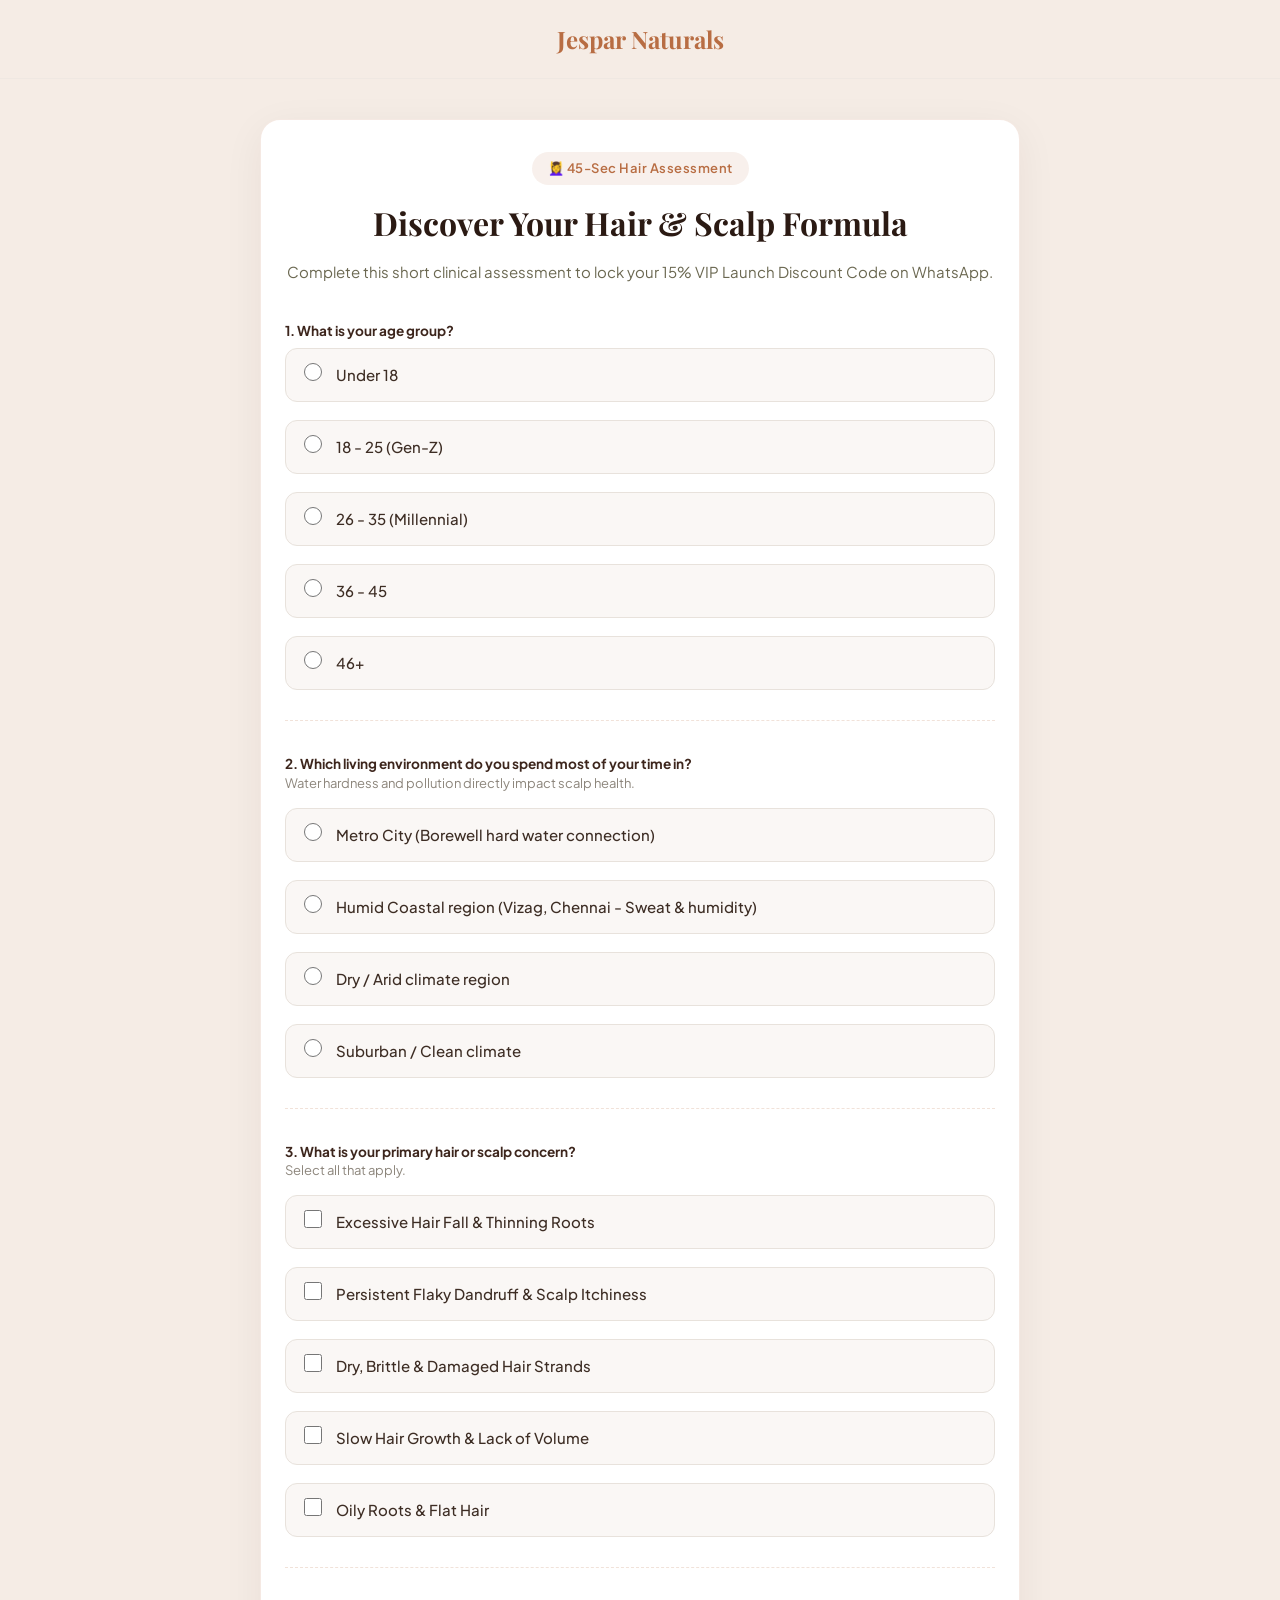
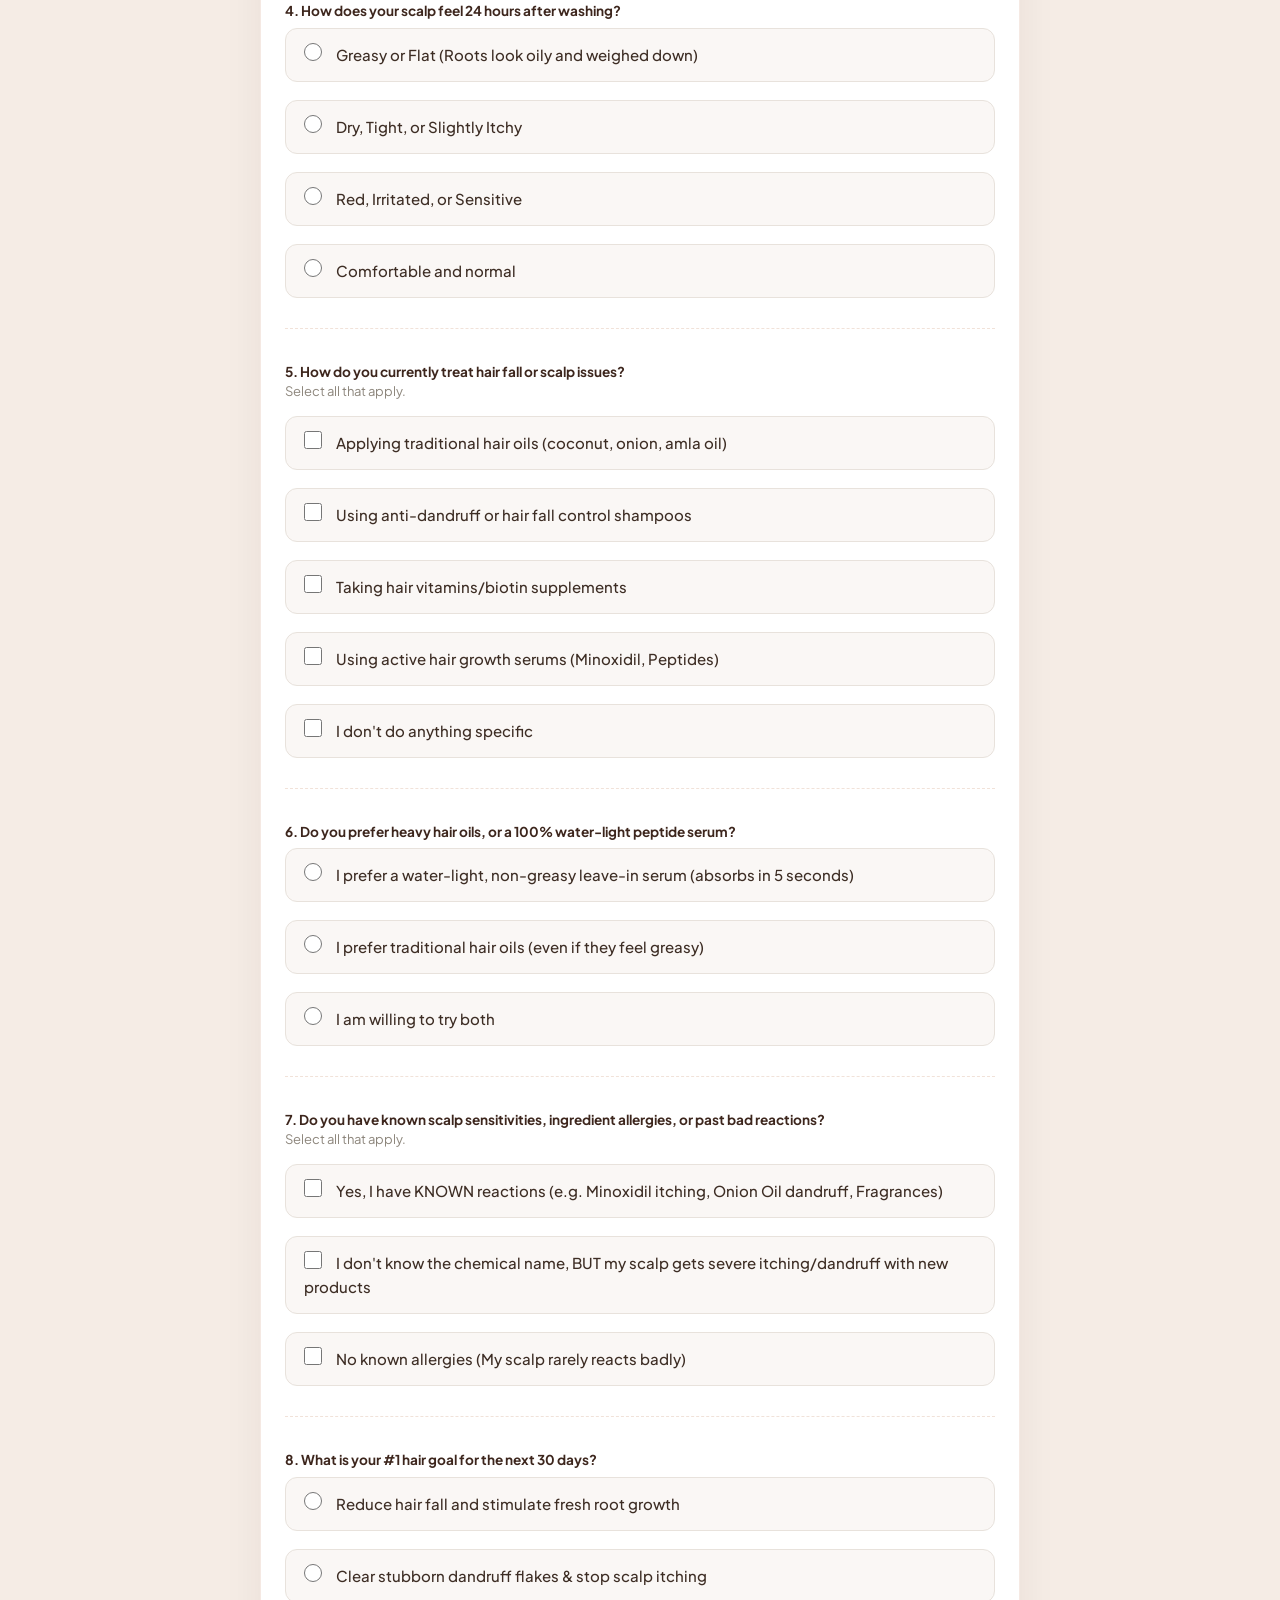
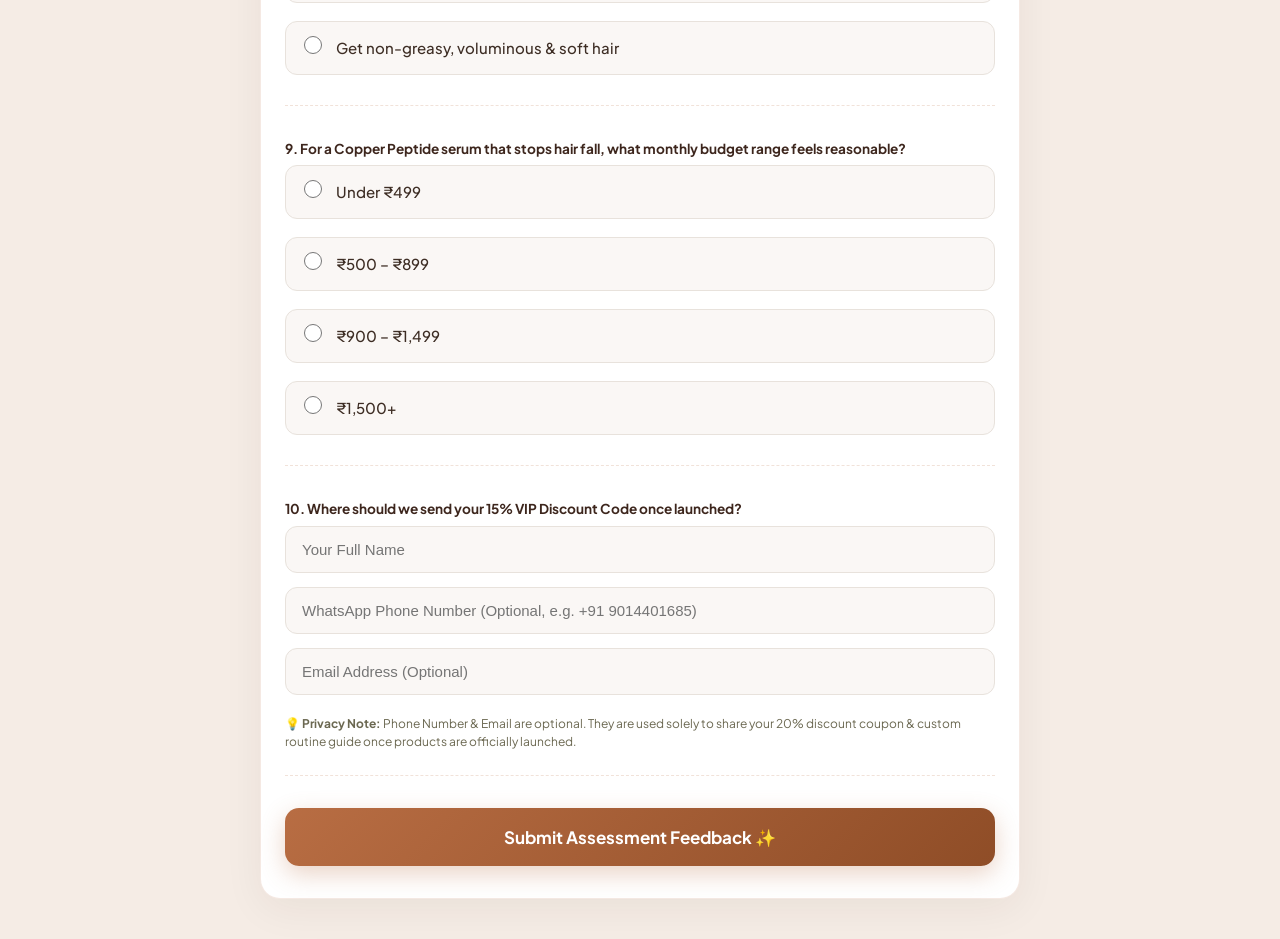
<file: hair-survey.html>
<!DOCTYPE html>
<html lang="en">
<head>
    <meta charset="UTF-8">
    <meta name="viewport" content="width=device-width, initial-scale=1.0">
    <title>Hair & Scalp Health Assessment | Jespar Naturals</title>
    <meta name="description" content="Take our 45-second clinical hair & scalp assessment to unlock your 15% VIP Launch Discount Code + Free Scalp Care Guide.">
    <link rel="stylesheet" href="styles.css">
    <link rel="preconnect" href="https://fonts.googleapis.com">
    <link rel="preconnect" href="https://fonts.gstatic.com" crossorigin>
    <link href="https://fonts.googleapis.com/css2?family=Plus+Jakarta+Sans:wght@300;400;500;600;700&family=Playfair+Display:ital,wght@0,500;0,600;1,400&display=swap" rel="stylesheet">
    <style>
        .survey-container {
            max-width: 760px;
            margin: 40px auto;
            padding: 32px 24px;
            background: #ffffff;
            border-radius: 20px;
            box-shadow: 0 10px 40px rgba(43, 26, 19, 0.06);
            border: 1px solid rgba(184, 109, 67, 0.15);
        }
        .survey-header {
            text-align: center;
            margin-bottom: 36px;
        }
        .badge-tag {
            display: inline-block;
            background: rgba(184, 109, 67, 0.1);
            color: #b86d43;
            font-size: 13px;
            font-weight: 600;
            padding: 6px 16px;
            border-radius: 50px;
            margin-bottom: 12px;
            letter-spacing: 0.5px;
        }
        .survey-title {
            font-family: 'Playfair Display', serif;
            font-size: 32px;
            color: #2b1a13;
            margin-bottom: 12px;
        }
        .survey-desc {
            color: #6b6851;
            font-size: 15px;
            line-height: 1.6;
        }
        .form-group {
            margin-bottom: 32px;
            padding-bottom: 24px;
            border-bottom: 1px dashed rgba(184, 109, 67, 0.2);
        }
        .form-group:last-child {
            border-bottom: none;
        }
        .question-label {
            font-weight: 600;
            font-size: 17px;
            color: #2b1a13;
            margin-bottom: 14px;
            display: block;
        }
        .question-subtext {
            font-size: 13px;
            color: #8c857b;
            margin-top: -8px;
            margin-bottom: 14px;
            display: block;
        }
        .options-grid {
            display: grid;
            grid-template-columns: 1fr;
            gap: 12px;
        }
        .option-card {
            display: flex;
            align-items: center;
            padding: 14px 18px;
            border: 1.5px solid #e8e2dc;
            border-radius: 12px;
            cursor: pointer;
            transition: all 0.2s ease;
            background: #faf7f5;
        }
        .option-card:hover {
            border-color: #b86d43;
            background: #fff9f5;
        }
        .option-card input[type="radio"],
        .option-card input[type="checkbox"] {
            margin-right: 14px;
            accent-color: #b86d43;
            width: 18px;
            height: 18px;
        }
        .option-text {
            font-size: 15px;
            color: #3d2d24;
            font-weight: 500;
        }
        .text-input {
            width: 100%;
            padding: 14px 16px;
            border: 1.5px solid #e8e2dc;
            border-radius: 12px;
            font-size: 15px;
            color: #2b1a13;
            outline: none;
            transition: border-color 0.2s;
            background: #faf7f5;
        }
        .text-input:focus {
            border-color: #b86d43;
            background: #ffffff;
        }
        .submit-btn {
            width: 100%;
            background: linear-gradient(135deg, #b86d43 0%, #8f4d27 100%);
            color: #ffffff;
            font-size: 17px;
            font-weight: 700;
            padding: 18px;
            border: none;
            border-radius: 14px;
            cursor: pointer;
            box-shadow: 0 8px 24px rgba(184, 109, 67, 0.3);
            transition: transform 0.2s, box-shadow 0.2s;
        }
        .submit-btn:hover {
            transform: translateY(-2px);
            box-shadow: 0 12px 28px rgba(184, 109, 67, 0.4);
        }
        /* Modal */
        .modal-overlay {
            display: none;
            position: fixed;
            top: 0; left: 0; width: 100%; height: 100%;
            background: rgba(43, 26, 19, 0.75);
            backdrop-filter: blur(6px);
            z-index: 9999;
            align-items: center;
            justify-content: center;
            padding: 20px;
        }
        .modal-card {
            background: #ffffff;
            border-radius: 24px;
            max-width: 520px;
            width: 100%;
            padding: 36px 28px;
            text-align: center;
            box-shadow: 0 20px 50px rgba(0,0,0,0.2);
            position: relative;
        }
        .voucher-box {
            background: #2b1a13;
            color: #faf4ef;
            padding: 20px;
            border-radius: 16px;
            margin: 20px 0;
            border: 2px dashed #d49b6a;
        }
        .voucher-code {
            font-size: 32px;
            font-weight: 800;
            letter-spacing: 3px;
            color: #ffffff;
            margin: 8px 0;
        }
        .btn-secondary {
            display: inline-block;
            background: #b86d43;
            color: #ffffff;
            padding: 14px 28px;
            border-radius: 12px;
            font-weight: 600;
            text-decoration: none;
            margin-top: 12px;
        }
    </style>
</head>
<body>
    <header style="text-align: center; padding: 20px 0; border-bottom: 1px solid #efe8e2;">
        <a href="index.html" style="text-decoration: none; font-family: 'Playfair Display', serif; font-size: 24px; font-weight: 700; color: #b86d43;">Jespar Naturals</a>
    </header>

    <div class="survey-container">
        <div class="survey-header">
            <span class="badge-tag">💆‍♀️ 45-Sec Hair Assessment</span>
            <h1 class="survey-title">Discover Your Hair & Scalp Formula</h1>
            <p class="survey-desc">Complete this short clinical assessment to lock your 15% VIP Launch Discount Code on WhatsApp.</p>
        </div>

        <form id="hairSurveyForm">
            <input type="hidden" name="survey_type" value="hair">

            <!-- Q1 -->
            <div class="form-group">
                <label class="question-label">1. What is your age group?</label>
                <div class="options-grid">
                    <label class="option-card"><input type="radio" name="age" value="Under 18" required><span class="option-text">Under 18</span></label>
                    <label class="option-card"><input type="radio" name="age" value="18 - 25"><span class="option-text">18 - 25 (Gen-Z)</span></label>
                    <label class="option-card"><input type="radio" name="age" value="26 - 35"><span class="option-text">26 - 35 (Millennial)</span></label>
                    <label class="option-card"><input type="radio" name="age" value="36 - 45"><span class="option-text">36 - 45</span></label>
                    <label class="option-card"><input type="radio" name="age" value="46+"><span class="option-text">46+</span></label>
                </div>
            </div>

            <!-- Q2 -->
            <div class="form-group">
                <label class="question-label">2. Which living environment do you spend most of your time in?</label>
                <span class="question-subtext">Water hardness and pollution directly impact scalp health.</span>
                <div class="options-grid">
                    <label class="option-card"><input type="radio" name="environment" value="Metro City (Borewell Hard Water)" required><span class="option-text">Metro City (Borewell hard water connection)</span></label>
                    <label class="option-card"><input type="radio" name="environment" value="Humid Coastal (Vizag, Chennai)"><span class="option-text">Humid Coastal region (Vizag, Chennai - Sweat & humidity)</span></label>
                    <label class="option-card"><input type="radio" name="environment" value="Dry Arid Region"><span class="option-text">Dry / Arid climate region</span></label>
                    <label class="option-card"><input type="radio" name="environment" value="Suburban / Clean Climate"><span class="option-text">Suburban / Clean climate</span></label>
                </div>
            </div>

            <!-- Q3 -->
            <div class="form-group">
                <label class="question-label">3. What is your primary hair or scalp concern?</label>
                <span class="question-subtext">Select all that apply.</span>
                <div class="options-grid">
                    <label class="option-card"><input type="checkbox" name="concern" value="Excessive Hair Fall"><span class="option-text">Excessive Hair Fall & Thinning Roots</span></label>
                    <label class="option-card"><input type="checkbox" name="concern" value="Persistent Dandruff"><span class="option-text">Persistent Flaky Dandruff & Scalp Itchiness</span></label>
                    <label class="option-card"><input type="checkbox" name="concern" value="Dry Brittle Hair"><span class="option-text">Dry, Brittle & Damaged Hair Strands</span></label>
                    <label class="option-card"><input type="checkbox" name="concern" value="Slow Growth"><span class="option-text">Slow Hair Growth & Lack of Volume</span></label>
                    <label class="option-card"><input type="checkbox" name="concern" value="Oily Roots"><span class="option-text">Oily Roots & Flat Hair</span></label>
                </div>
            </div>

            <!-- Q4 -->
            <div class="form-group">
                <label class="question-label">4. How does your scalp feel 24 hours after washing?</label>
                <div class="options-grid">
                    <label class="option-card"><input type="radio" name="scalp_feel" value="Greasy or Flat" required><span class="option-text">Greasy or Flat (Roots look oily and weighed down)</span></label>
                    <label class="option-card"><input type="radio" name="scalp_feel" value="Dry or Tight"><span class="option-text">Dry, Tight, or Slightly Itchy</span></label>
                    <label class="option-card"><input type="radio" name="scalp_feel" value="Red or Irritated"><span class="option-text">Red, Irritated, or Sensitive</span></label>
                    <label class="option-card"><input type="radio" name="scalp_feel" value="Normal"><span class="option-text">Comfortable and normal</span></label>
                </div>
            </div>

            <!-- Q5 -->
            <div class="form-group">
                <label class="question-label">5. How do you currently treat hair fall or scalp issues?</label>
                <span class="question-subtext">Select all that apply.</span>
                <div class="options-grid">
                    <label class="option-card"><input type="checkbox" name="treatment" value="Traditional Oils"><span class="option-text">Applying traditional hair oils (coconut, onion, amla oil)</span></label>
                    <label class="option-card"><input type="checkbox" name="treatment" value="Anti-Dandruff Shampoos"><span class="option-text">Using anti-dandruff or hair fall control shampoos</span></label>
                    <label class="option-card"><input type="checkbox" name="treatment" value="Biotin Supplements"><span class="option-text">Taking hair vitamins/biotin supplements</span></label>
                    <label class="option-card"><input type="checkbox" name="treatment" value="Active Growth Serums"><span class="option-text">Using active hair growth serums (Minoxidil, Peptides)</span></label>
                    <label class="option-card"><input type="checkbox" name="treatment" value="Nothing Specific"><span class="option-text">I don't do anything specific</span></label>
                </div>
            </div>

            <!-- Q6 -->
            <div class="form-group">
                <label class="question-label">6. Do you prefer heavy hair oils, or a 100% water-light peptide serum?</label>
                <div class="options-grid">
                    <label class="option-card"><input type="radio" name="texture_pref" value="Water-light Serum" required><span class="option-text">I prefer a water-light, non-greasy leave-in serum (absorbs in 5 seconds)</span></label>
                    <label class="option-card"><input type="radio" name="texture_pref" value="Traditional Hair Oils"><span class="option-text">I prefer traditional hair oils (even if they feel greasy)</span></label>
                    <label class="option-card"><input type="radio" name="texture_pref" value="Open to Both"><span class="option-text">I am willing to try both</span></label>
                </div>
            </div>

            <!-- Q7 -->
            <div class="form-group">
                <label class="question-label">7. Do you have known scalp sensitivities, ingredient allergies, or past bad reactions?</label>
                <span class="question-subtext">Select all that apply.</span>
                <div class="options-grid">
                    <label class="option-card"><input type="checkbox" name="allergies" value="Known Allergy (Minoxidil/Onion/Fragrance)"><span class="option-text">Yes, I have KNOWN reactions (e.g. Minoxidil itching, Onion Oil dandruff, Fragrances)</span></label>
                    <label class="option-card"><input type="checkbox" name="allergies" value="Unknown Allergy (Reacts to new products)"><span class="option-text">I don't know the chemical name, BUT my scalp gets severe itching/dandruff with new products</span></label>
                    <label class="option-card"><input type="checkbox" name="allergies" value="No Allergies"><span class="option-text">No known allergies (My scalp rarely reacts badly)</span></label>
                </div>
            </div>

            <!-- Q8 -->
            <div class="form-group">
                <label class="question-label">8. What is your #1 hair goal for the next 30 days?</label>
                <div class="options-grid">
                    <label class="option-card"><input type="radio" name="goal" value="Reduce Hair Fall" required><span class="option-text">Reduce hair fall and stimulate fresh root growth</span></label>
                    <label class="option-card"><input type="radio" name="goal" value="Clear Dandruff"><span class="option-text">Clear stubborn dandruff flakes & stop scalp itching</span></label>
                    <label class="option-card"><input type="radio" name="goal" value="Voluminous Soft Hair"><span class="option-text">Get non-greasy, voluminous & soft hair</span></label>
                </div>
            </div>

            <!-- Q9 -->
            <div class="form-group">
                <label class="question-label">9. For a Copper Peptide serum that stops hair fall, what monthly budget range feels reasonable?</label>
                <div class="options-grid">
                    <label class="option-card"><input type="radio" name="budget" value="Under ₹499" required><span class="option-text">Under ₹499</span></label>
                    <label class="option-card"><input type="radio" name="budget" value="₹500 – ₹899"><span class="option-text">₹500 – ₹899</span></label>
                    <label class="option-card"><input type="radio" name="budget" value="₹900 – ₹1,499"><span class="option-text">₹900 – ₹1,499</span></label>
                    <label class="option-card"><input type="radio" name="budget" value="₹1,500+"><span class="option-text">₹1,500+</span></label>
                </div>
            </div>

            <!-- Q10 -->
            <div class="form-group">
                <label class="question-label">10. Where should we send your 15% VIP Discount Code once launched?</label>
                <div style="display: grid; grid-template-columns: 1fr; gap: 14px;">
                    <input type="text" name="name" class="text-input" placeholder="Your Full Name" required>
                    <input type="text" name="phone" class="text-input" placeholder="WhatsApp Phone Number (Optional, e.g. +91 9014401685)">
                    <input type="email" name="email" class="text-input" placeholder="Email Address (Optional)">
                    <p style="font-size: 12px; color: #6b6851; margin-top: 6px; line-height: 1.5;">💡 <strong>Privacy Note:</strong> Phone Number & Email are optional. They are used solely to share your 20% discount coupon & custom routine guide once products are officially launched.</p>
                </div>
            </div>

            <button type="submit" class="submit-btn" id="hairSubmitBtn">Submit Assessment Feedback ✨</button>
        </form>
    </div>

    <!-- Success Modal -->
    <div class="modal-overlay" id="successModal">
        <div class="modal-card">
            <div style="font-size: 48px; margin-bottom: 8px;">💚</div>
            <h2 style="font-family: 'Playfair Display', serif; color: #2b1a13; margin-bottom: 12px;">Thank You for Your Feedback!</h2>
            <p style="color: #574e44; font-size: 15px; line-height: 1.6; margin-bottom: 20px;">
                Thank you for sharing your feedback! This will be extremely helpful for tuning our formulations to actual customer needs.
            </p>

            <div style="font-size: 13px; color: #b86d43; font-weight: 600; margin-bottom: 16px; background: rgba(184, 109, 67, 0.1); padding: 12px; border-radius: 8px;">
                ⏱️ Redirecting to main page in <span id="countdown">3</span> seconds...
            </div>
            
            <a href="index.html" class="btn-secondary">Return to Main Page Now ➔</a>
        </div>
    </div>

    <script src="app.js"></script>
</body>
</html>
</file>
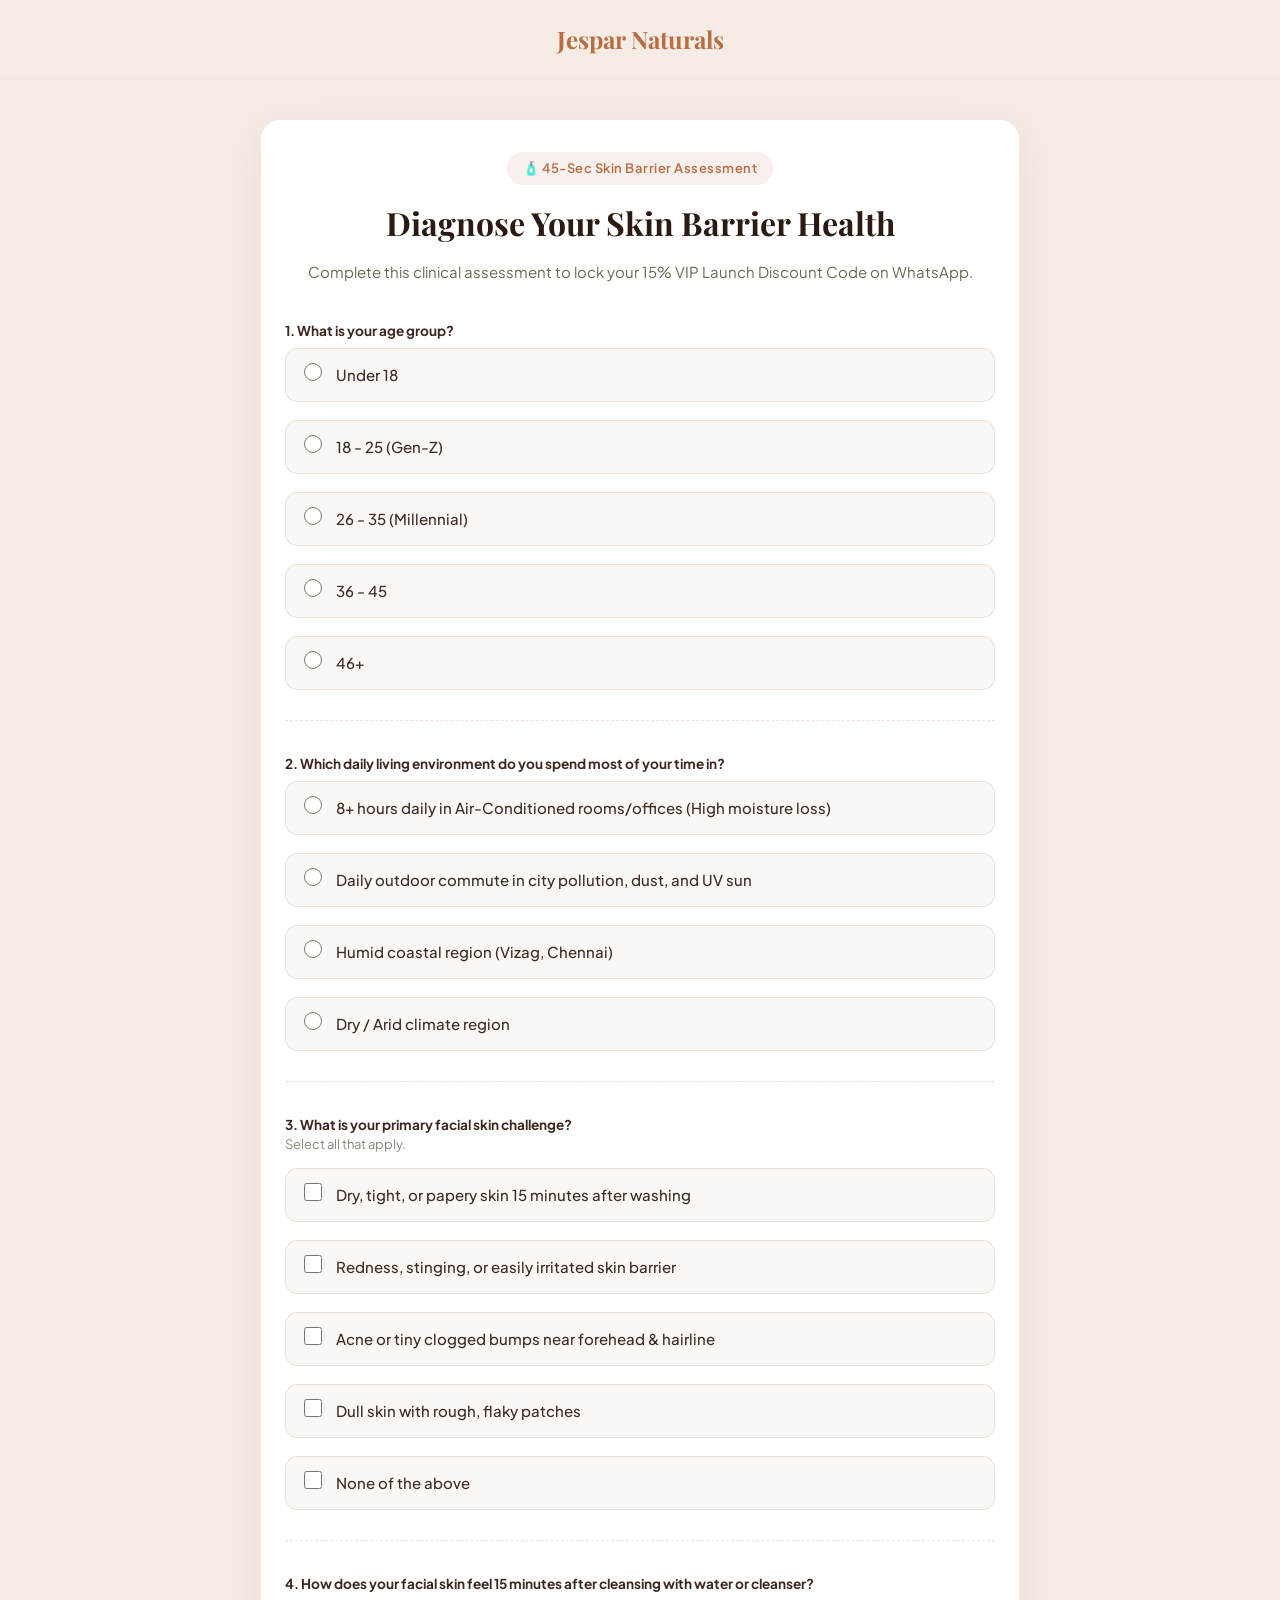
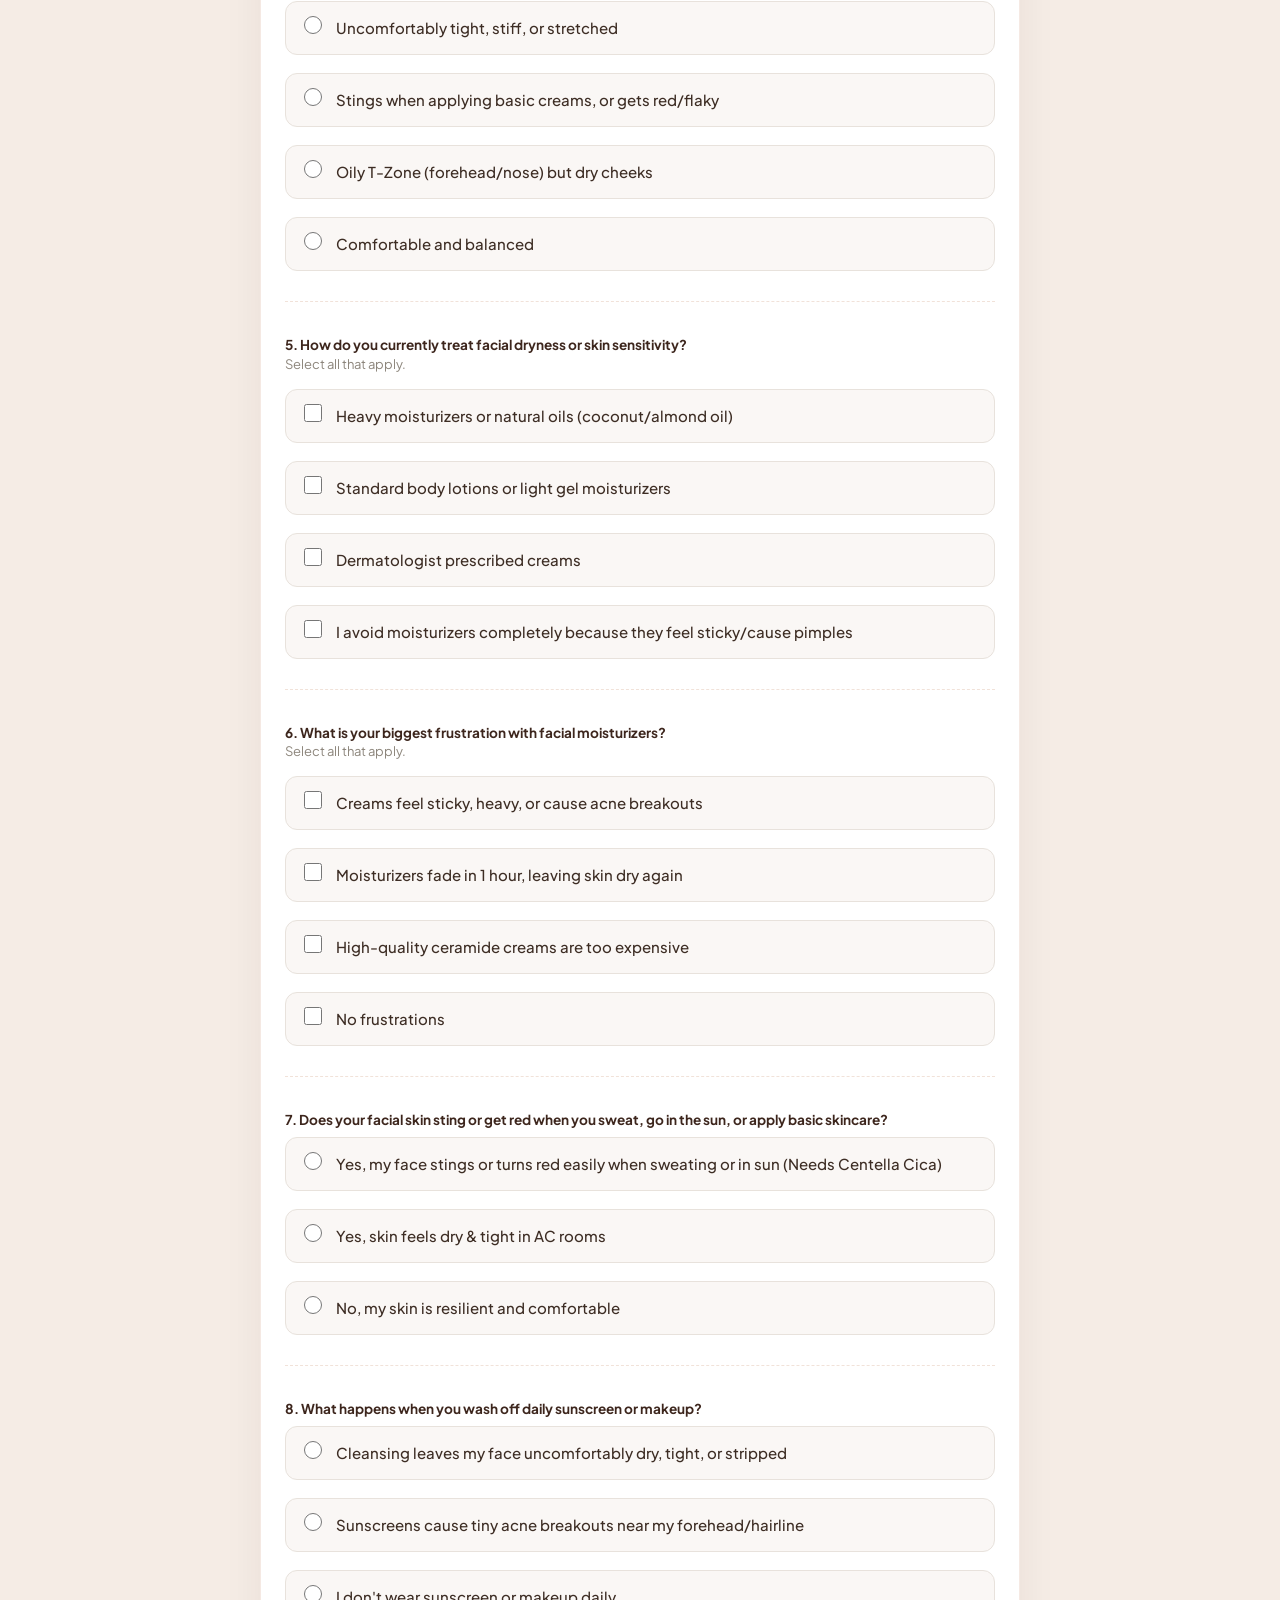
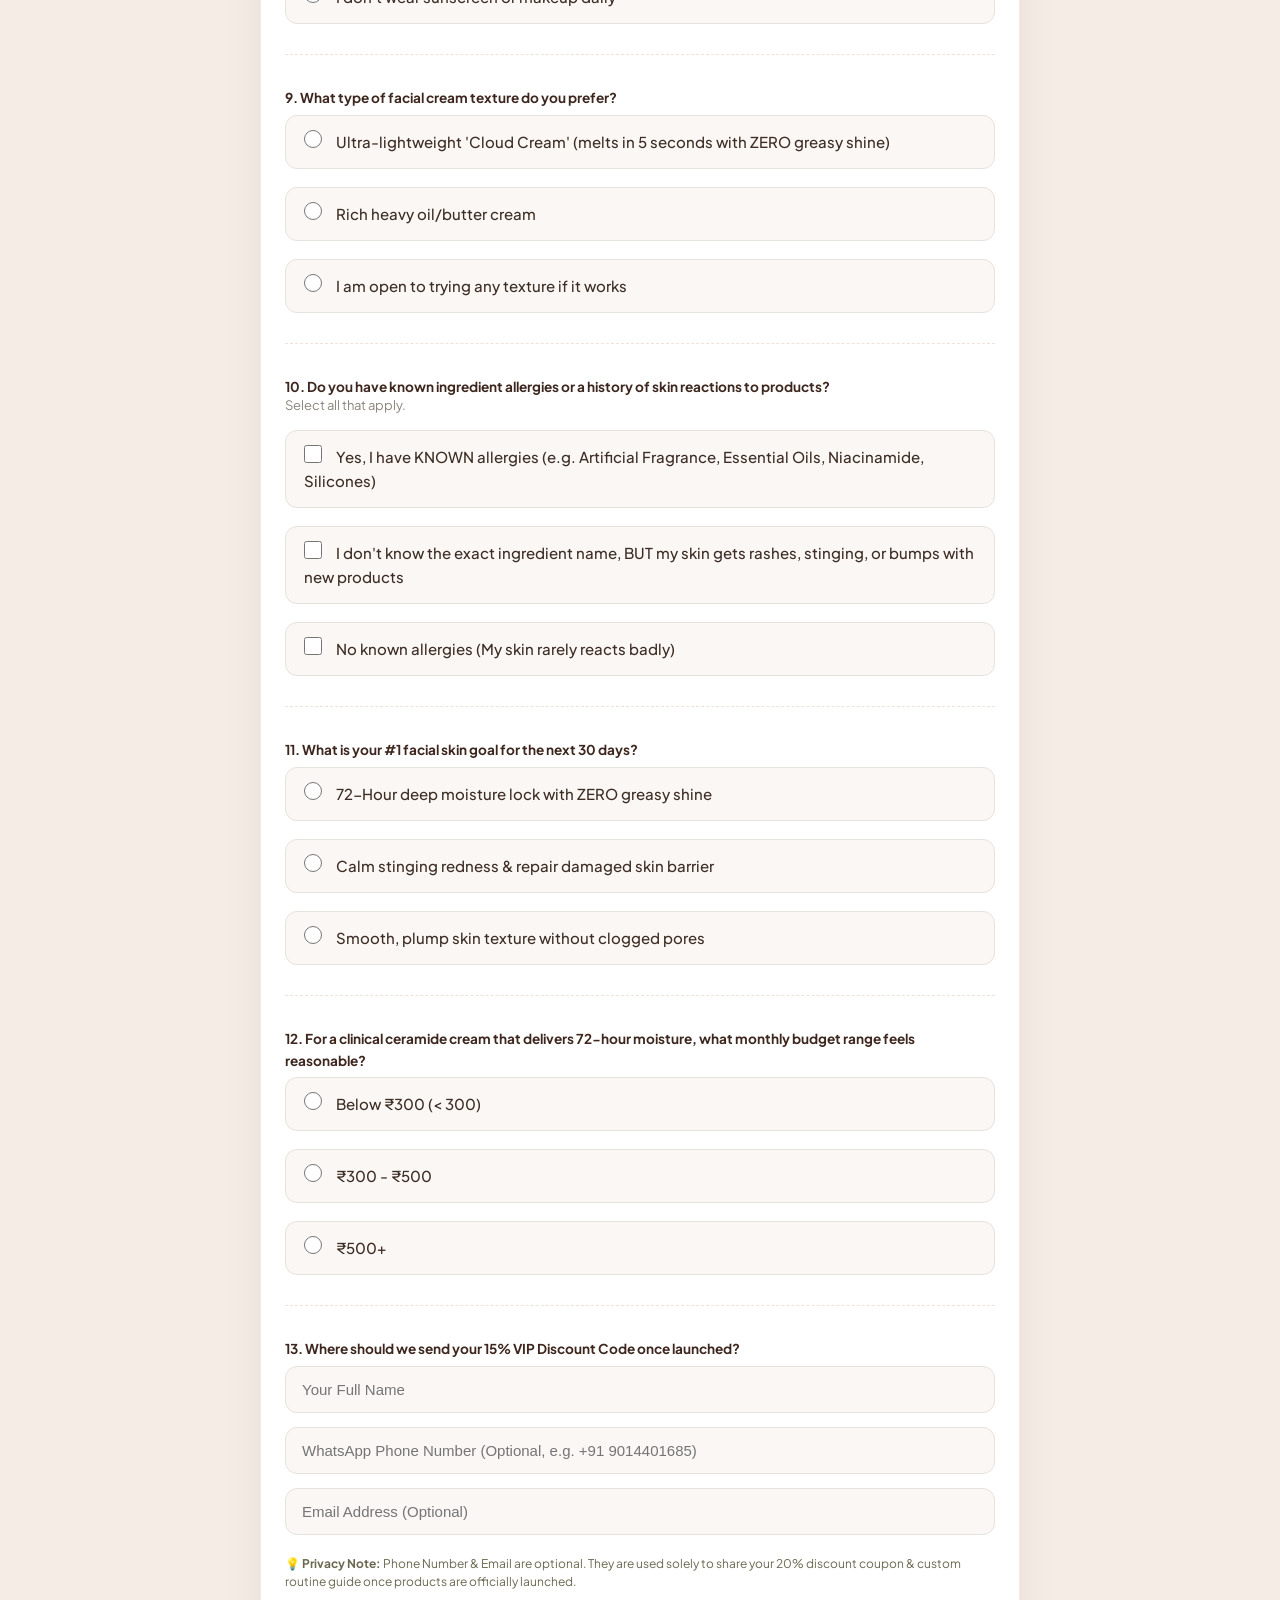
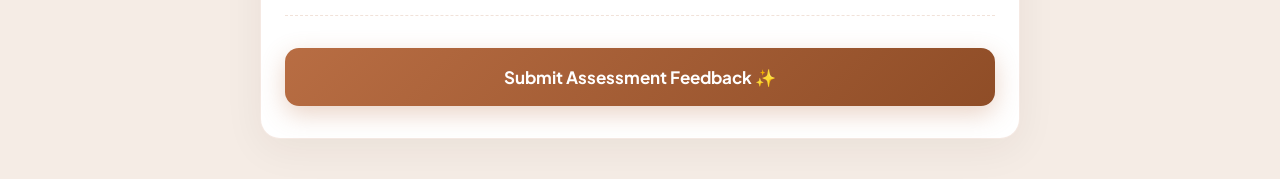
<file: skin-survey.html>
<!DOCTYPE html>
<html lang="en">
<head>
    <meta charset="UTF-8">
    <meta name="viewport" content="width=device-width, initial-scale=1.0">
    <title>Facial Skin Barrier Assessment | Jespar Naturals</title>
    <meta name="description" content="Take our 45-second clinical skin barrier assessment to unlock your 15% VIP Launch Discount Code + Free Skin Barrier Care Guide.">
    <link rel="stylesheet" href="styles.css">
    <link rel="preconnect" href="https://fonts.googleapis.com">
    <link rel="preconnect" href="https://fonts.gstatic.com" crossorigin>
    <link href="https://fonts.googleapis.com/css2?family=Plus+Jakarta+Sans:wght@300;400;500;600;700&family=Playfair+Display:ital,wght@0,500;0,600;1,400&display=swap" rel="stylesheet">
    <style>
        .survey-container {
            max-width: 760px;
            margin: 40px auto;
            padding: 32px 24px;
            background: #ffffff;
            border-radius: 20px;
            box-shadow: 0 10px 40px rgba(43, 26, 19, 0.06);
            border: 1px solid rgba(184, 109, 67, 0.15);
        }
        .survey-header {
            text-align: center;
            margin-bottom: 36px;
        }
        .badge-tag {
            display: inline-block;
            background: rgba(184, 109, 67, 0.1);
            color: #b86d43;
            font-size: 13px;
            font-weight: 600;
            padding: 6px 16px;
            border-radius: 50px;
            margin-bottom: 12px;
            letter-spacing: 0.5px;
        }
        .survey-title {
            font-family: 'Playfair Display', serif;
            font-size: 32px;
            color: #2b1a13;
            margin-bottom: 12px;
        }
        .survey-desc {
            color: #6b6851;
            font-size: 15px;
            line-height: 1.6;
        }
        .form-group {
            margin-bottom: 32px;
            padding-bottom: 24px;
            border-bottom: 1px dashed rgba(184, 109, 67, 0.2);
        }
        .form-group:last-child {
            border-bottom: none;
        }
        .question-label {
            font-weight: 600;
            font-size: 17px;
            color: #2b1a13;
            margin-bottom: 14px;
            display: block;
        }
        .question-subtext {
            font-size: 13px;
            color: #8c857b;
            margin-top: -8px;
            margin-bottom: 14px;
            display: block;
        }
        .options-grid {
            display: grid;
            grid-template-columns: 1fr;
            gap: 12px;
        }
        .option-card {
            display: flex;
            align-items: center;
            padding: 14px 18px;
            border: 1.5px solid #e8e2dc;
            border-radius: 12px;
            cursor: pointer;
            transition: all 0.2s ease;
            background: #faf7f5;
        }
        .option-card:hover {
            border-color: #b86d43;
            background: #fff9f5;
        }
        .option-card input[type="radio"],
        .option-card input[type="checkbox"] {
            margin-right: 14px;
            accent-color: #b86d43;
            width: 18px;
            height: 18px;
        }
        .option-text {
            font-size: 15px;
            color: #3d2d24;
            font-weight: 500;
        }
        .text-input {
            width: 100%;
            padding: 14px 16px;
            border: 1.5px solid #e8e2dc;
            border-radius: 12px;
            font-size: 15px;
            color: #2b1a13;
            outline: none;
            transition: border-color 0.2s;
            background: #faf7f5;
        }
        .text-input:focus {
            border-color: #b86d43;
            background: #ffffff;
        }
        .submit-btn {
            width: 100%;
            background: linear-gradient(135deg, #b86d43 0%, #8f4d27 100%);
            color: #ffffff;
            font-size: 17px;
            font-weight: 700;
            padding: 18px;
            border: none;
            border-radius: 14px;
            cursor: pointer;
            box-shadow: 0 8px 24px rgba(184, 109, 67, 0.3);
            transition: transform 0.2s, box-shadow 0.2s;
        }
        .submit-btn:hover {
            transform: translateY(-2px);
            box-shadow: 0 12px 28px rgba(184, 109, 67, 0.4);
        }
        /* Modal */
        .modal-overlay {
            display: none;
            position: fixed;
            top: 0; left: 0; width: 100%; height: 100%;
            background: rgba(43, 26, 19, 0.75);
            backdrop-filter: blur(6px);
            z-index: 9999;
            align-items: center;
            justify-content: center;
            padding: 20px;
        }
        .modal-card {
            background: #ffffff;
            border-radius: 24px;
            max-width: 520px;
            width: 100%;
            padding: 36px 28px;
            text-align: center;
            box-shadow: 0 20px 50px rgba(0,0,0,0.2);
            position: relative;
        }
        .voucher-box {
            background: #2b1a13;
            color: #faf4ef;
            padding: 20px;
            border-radius: 16px;
            margin: 20px 0;
            border: 2px dashed #d49b6a;
        }
        .voucher-code {
            font-size: 32px;
            font-weight: 800;
            letter-spacing: 3px;
            color: #ffffff;
            margin: 8px 0;
        }
        .btn-secondary {
            display: inline-block;
            background: #b86d43;
            color: #ffffff;
            padding: 14px 28px;
            border-radius: 12px;
            font-weight: 600;
            text-decoration: none;
            margin-top: 12px;
        }
    </style>
</head>
<body>
    <header style="text-align: center; padding: 20px 0; border-bottom: 1px solid #efe8e2;">
        <a href="index.html" style="text-decoration: none; font-family: 'Playfair Display', serif; font-size: 24px; font-weight: 700; color: #b86d43;">Jespar Naturals</a>
    </header>

    <div class="survey-container">
        <div class="survey-header">
            <span class="badge-tag">🧴 45-Sec Skin Barrier Assessment</span>
            <h1 class="survey-title">Diagnose Your Skin Barrier Health</h1>
            <p class="survey-desc">Complete this clinical assessment to lock your 15% VIP Launch Discount Code on WhatsApp.</p>
        </div>

        <form id="skinSurveyForm">
            <input type="hidden" name="survey_type" value="skin">

            <!-- Q1 -->
            <div class="form-group">
                <label class="question-label">1. What is your age group?</label>
                <div class="options-grid">
                    <label class="option-card"><input type="radio" name="age" value="Under 18" required><span class="option-text">Under 18</span></label>
                    <label class="option-card"><input type="radio" name="age" value="18 - 25"><span class="option-text">18 - 25 (Gen-Z)</span></label>
                    <label class="option-card"><input type="radio" name="age" value="26 - 35"><span class="option-text">26 - 35 (Millennial)</span></label>
                    <label class="option-card"><input type="radio" name="age" value="36 - 45"><span class="option-text">36 - 45</span></label>
                    <label class="option-card"><input type="radio" name="age" value="46+"><span class="option-text">46+</span></label>
                </div>
            </div>

            <!-- Q2 -->
            <div class="form-group">
                <label class="question-label">2. Which daily living environment do you spend most of your time in?</label>
                <div class="options-grid">
                    <label class="option-card"><input type="radio" name="environment" value="Air-Conditioned Rooms (8+ hrs)" required><span class="option-text">8+ hours daily in Air-Conditioned rooms/offices (High moisture loss)</span></label>
                    <label class="option-card"><input type="radio" name="environment" value="Outdoor Sun & Pollution"><span class="option-text">Daily outdoor commute in city pollution, dust, and UV sun</span></label>
                    <label class="option-card"><input type="radio" name="environment" value="Humid Coastal (Vizag, Chennai)"><span class="option-text">Humid coastal region (Vizag, Chennai)</span></label>
                    <label class="option-card"><input type="radio" name="environment" value="Dry Arid Region"><span class="option-text">Dry / Arid climate region</span></label>
                </div>
            </div>

            <!-- Q3 -->
            <div class="form-group">
                <label class="question-label">3. What is your primary facial skin challenge?</label>
                <span class="question-subtext">Select all that apply.</span>
                <div class="options-grid">
                    <label class="option-card"><input type="checkbox" name="concern" value="Dry Tight Skin"><span class="option-text">Dry, tight, or papery skin 15 minutes after washing</span></label>
                    <label class="option-card"><input type="checkbox" name="concern" value="Redness & Stinging"><span class="option-text">Redness, stinging, or easily irritated skin barrier</span></label>
                    <label class="option-card"><input type="checkbox" name="concern" value="Hairline Bumps & Acne"><span class="option-text">Acne or tiny clogged bumps near forehead & hairline</span></label>
                    <label class="option-card"><input type="checkbox" name="concern" value="Dull Rough Texture"><span class="option-text">Dull skin with rough, flaky patches</span></label>
                    <label class="option-card"><input type="checkbox" name="concern" value="None"><span class="option-text">None of the above</span></label>
                </div>
            </div>

            <!-- Q4 -->
            <div class="form-group">
                <label class="question-label">4. How does your facial skin feel 15 minutes after cleansing with water or cleanser?</label>
                <div class="options-grid">
                    <label class="option-card"><input type="radio" name="cleansing_feel" value="Uncomfortably Tight" required><span class="option-text">Uncomfortably tight, stiff, or stretched</span></label>
                    <label class="option-card"><input type="radio" name="cleansing_feel" value="Stings or Red"><span class="option-text">Stings when applying basic creams, or gets red/flaky</span></label>
                    <label class="option-card"><input type="radio" name="cleansing_feel" value="Oily T-Zone & Dry Cheeks"><span class="option-text">Oily T-Zone (forehead/nose) but dry cheeks</span></label>
                    <label class="option-card"><input type="radio" name="cleansing_feel" value="Comfortable"><span class="option-text">Comfortable and balanced</span></label>
                </div>
            </div>

            <!-- Q5 -->
            <div class="form-group">
                <label class="question-label">5. How do you currently treat facial dryness or skin sensitivity?</label>
                <span class="question-subtext">Select all that apply.</span>
                <div class="options-grid">
                    <label class="option-card"><input type="checkbox" name="treatment" value="Heavy Oils / Creams"><span class="option-text">Heavy moisturizers or natural oils (coconut/almond oil)</span></label>
                    <label class="option-card"><input type="checkbox" name="treatment" value="Standard Lotions"><span class="option-text">Standard body lotions or light gel moisturizers</span></label>
                    <label class="option-card"><input type="checkbox" name="treatment" value="Prescribed Creams"><span class="option-text">Dermatologist prescribed creams</span></label>
                    <label class="option-card"><input type="checkbox" name="treatment" value="Avoid Moisturizers"><span class="option-text">I avoid moisturizers completely because they feel sticky/cause pimples</span></label>
                </div>
            </div>

            <!-- Q6 -->
            <div class="form-group">
                <label class="question-label">6. What is your biggest frustration with facial moisturizers?</label>
                <span class="question-subtext">Select all that apply.</span>
                <div class="options-grid">
                    <label class="option-card"><input type="checkbox" name="frustration" value="Too Sticky / Causes Acne"><span class="option-text">Creams feel sticky, heavy, or cause acne breakouts</span></label>
                    <label class="option-card"><input type="checkbox" name="frustration" value="Fades Fast / Still Dry"><span class="option-text">Moisturizers fade in 1 hour, leaving skin dry again</span></label>
                    <label class="option-card"><input type="checkbox" name="frustration" value="Too Expensive"><span class="option-text">High-quality ceramide creams are too expensive</span></label>
                    <label class="option-card"><input type="checkbox" name="frustration" value="No Frustrations"><span class="option-text">No frustrations</span></label>
                </div>
            </div>

            <!-- Q7 -->
            <div class="form-group">
                <label class="question-label">7. Does your facial skin sting or get red when you sweat, go in the sun, or apply basic skincare?</label>
                <div class="options-grid">
                    <label class="option-card"><input type="radio" name="sun_stinging" value="Stings in Sweat/Sun" required><span class="option-text">Yes, my face stings or turns red easily when sweating or in sun (Needs Centella Cica)</span></label>
                    <label class="option-card"><input type="radio" name="sun_stinging" value="Tight in AC Rooms"><span class="option-text">Yes, skin feels dry & tight in AC rooms</span></label>
                    <label class="option-card"><input type="radio" name="sun_stinging" value="No Stinging"><span class="option-text">No, my skin is resilient and comfortable</span></label>
                </div>
            </div>

            <!-- Q8 -->
            <div class="form-group">
                <label class="question-label">8. What happens when you wash off daily sunscreen or makeup?</label>
                <div class="options-grid">
                    <label class="option-card"><input type="radio" name="sunscreen_feel" value="Stripped and Dry" required><span class="option-text">Cleansing leaves my face uncomfortably dry, tight, or stripped</span></label>
                    <label class="option-card"><input type="radio" name="sunscreen_feel" value="Causes Hairline Bumps"><span class="option-text">Sunscreens cause tiny acne breakouts near my forehead/hairline</span></label>
                    <label class="option-card"><input type="radio" name="sunscreen_feel" value="Don't Wear Sunscreen"><span class="option-text">I don't wear sunscreen or makeup daily</span></label>
                </div>
            </div>

            <!-- Q9 -->
            <div class="form-group">
                <label class="question-label">9. What type of facial cream texture do you prefer?</label>
                <div class="options-grid">
                    <label class="option-card"><input type="radio" name="texture_pref" value="Ultra-lightweight Cloud Cream" required><span class="option-text">Ultra-lightweight 'Cloud Cream' (melts in 5 seconds with ZERO greasy shine)</span></label>
                    <label class="option-card"><input type="radio" name="texture_pref" value="Rich Heavy Oil/Butter"><span class="option-text">Rich heavy oil/butter cream</span></label>
                    <label class="option-card"><input type="radio" name="texture_pref" value="Open to Any Texture"><span class="option-text">I am open to trying any texture if it works</span></label>
                </div>
            </div>

            <!-- Q10 -->
            <div class="form-group">
                <label class="question-label">10. Do you have known ingredient allergies or a history of skin reactions to products?</label>
                <span class="question-subtext">Select all that apply.</span>
                <div class="options-grid">
                    <label class="option-card"><input type="checkbox" name="allergies" value="Known Allergy (Fragrance/Silicones/Niacinamide)"><span class="option-text">Yes, I have KNOWN allergies (e.g. Artificial Fragrance, Essential Oils, Niacinamide, Silicones)</span></label>
                    <label class="option-card"><input type="checkbox" name="allergies" value="Unknown Allergy (Reacts to new creams)"><span class="option-text">I don't know the exact ingredient name, BUT my skin gets rashes, stinging, or bumps with new products</span></label>
                    <label class="option-card"><input type="checkbox" name="allergies" value="No Allergies"><span class="option-text">No known allergies (My skin rarely reacts badly)</span></label>
                </div>
            </div>

            <!-- Q11 -->
            <div class="form-group">
                <label class="question-label">11. What is your #1 facial skin goal for the next 30 days?</label>
                <div class="options-grid">
                    <label class="option-card"><input type="radio" name="goal" value="72-Hour Moisture Lock" required><span class="option-text">72-Hour deep moisture lock with ZERO greasy shine</span></label>
                    <label class="option-card"><input type="radio" name="goal" value="Calm Stinging Redness"><span class="option-text">Calm stinging redness & repair damaged skin barrier</span></label>
                    <label class="option-card"><input type="radio" name="goal" value="Smooth Plump Texture"><span class="option-text">Smooth, plump skin texture without clogged pores</span></label>
                </div>
            </div>

            <!-- Q12 -->
            <div class="form-group">
                <label class="question-label">12. For a clinical ceramide cream that delivers 72-hour moisture, what monthly budget range feels reasonable?</label>
                <div class="options-grid">
                    <label class="option-card"><input type="radio" name="budget" value="< 300" required><span class="option-text">Below ₹300 (&lt; 300)</span></label>
                    <label class="option-card"><input type="radio" name="budget" value="300 - 500"><span class="option-text">₹300 - ₹500</span></label>
                    <label class="option-card"><input type="radio" name="budget" value="500+"><span class="option-text">₹500+</span></label>
                </div>
            </div>

            <!-- Q13 -->
            <div class="form-group">
                <label class="question-label">13. Where should we send your 15% VIP Discount Code once launched?</label>
                <div style="display: grid; grid-template-columns: 1fr; gap: 14px;">
                    <input type="text" name="name" class="text-input" placeholder="Your Full Name" required>
                    <input type="text" name="phone" class="text-input" placeholder="WhatsApp Phone Number (Optional, e.g. +91 9014401685)">
                    <input type="email" name="email" class="text-input" placeholder="Email Address (Optional)">
                    <p style="font-size: 12px; color: #6b6851; margin-top: 6px; line-height: 1.5;">💡 <strong>Privacy Note:</strong> Phone Number & Email are optional. They are used solely to share your 20% discount coupon & custom routine guide once products are officially launched.</p>
                </div>
            </div>

            <button type="submit" class="submit-btn" id="skinSubmitBtn">Submit Assessment Feedback ✨</button>
        </form>
    </div>

    <!-- Success Modal -->
    <div class="modal-overlay" id="successModal">
        <div class="modal-card">
            <div style="font-size: 48px; margin-bottom: 8px;">💚</div>
            <h2 style="font-family: 'Playfair Display', serif; color: #2b1a13; margin-bottom: 12px;">Thank You for Your Feedback!</h2>
            <p style="color: #574e44; font-size: 15px; line-height: 1.6; margin-bottom: 20px;">
                Thank you for sharing your feedback! This will be extremely helpful for tuning our formulations to actual customer needs.
            </p>

            <div style="font-size: 13px; color: #b86d43; font-weight: 600; margin-bottom: 16px; background: rgba(184, 109, 67, 0.1); padding: 12px; border-radius: 8px;">
                ⏱️ Redirecting to main page in <span id="countdown">3</span> seconds...
            </div>
            
            <a href="index.html" class="btn-secondary">Return to Main Page Now ➔</a>
        </div>
    </div>

    <script src="app.js"></script>
</body>
</html>
</file>
<file: styles.css>
/* ==========================================================================
   Jespar Naturals — Pre-Launch Static Website Stylesheet (Quiz Edition)
   Theme Palette: Metallic Copper, Deep Coffee Espresso & Warm Nude Cream (#f5ece5)
   ========================================================================== */

@import url('https://fonts.googleapis.com/css2?family=Playfair+Display:ital,wght@0,400;0,600;0,700;1,400;1,600&family=Plus+Jakarta+Sans:wght@300;400;500;600;700;800&display=swap');

:root {
  --copper-primary: #b86d43;
  --copper-dark: #8c431f;
  --copper-light: #d49b6a;
  --copper-glow: rgba(184, 109, 67, 0.22);
  
  --coffee-espresso: #2b1a13;
  --coffee-dark: #3d261d;
  --coffee-muted: #5e453a;

  --nude-bg: #f5ece5;
  --nude-light: #faf4ef;
  --nude-card: #ffffff;
  
  --olive-leaf: #6b6851;
  --olive-light: #e8e6d9;

  --text-main: #2b1a13;
  --text-muted: #6b574e;
  --text-light: #8f796f;

  --border-copper: rgba(184, 109, 67, 0.28);
  --shadow-soft: 0 12px 32px rgba(43, 26, 19, 0.08);
  --shadow-hover: 0 22px 50px rgba(43, 26, 19, 0.16);
  --radius-sm: 8px;
  --radius-md: 16px;
  --radius-lg: 28px;
  --radius-full: 9999px;
  
  --transition: all 0.4s cubic-bezier(0.16, 1, 0.3, 1);
}

*, *::before, *::after {
  box-sizing: border-box;
  margin: 0;
  padding: 0;
}

html {
  scroll-behavior: smooth;
  font-family: 'Plus Jakarta Sans', sans-serif;
  background-color: var(--nude-bg);
  color: var(--text-main);
  line-height: 1.6;
}

body {
  overflow-x: hidden;
  position: relative;
}

/* Background Animated Canvas for Nature Floating Particles */
#natureCanvas {
  position: fixed;
  top: 0;
  left: 0;
  width: 100vw;
  height: 100vh;
  pointer-events: none;
  z-index: 1;
  opacity: 0.65;
}

h1, h2, h3, h4, .font-serif {
  font-family: 'Playfair Display', Georgia, serif;
}

a {
  color: inherit;
  text-decoration: none;
}

button {
  font-family: inherit;
  cursor: pointer;
  border: none;
  background: none;
}

/* Announcement Bar */
.announcement-bar {
  background: linear-gradient(90deg, #2b1a13 0%, #3d261d 50%, #2b1a13 100%);
  color: #f5ece5;
  padding: 10px 24px;
  font-size: 0.88rem;
  font-weight: 500;
  border-bottom: 1px solid rgba(212, 155, 106, 0.3);
  display: flex;
  justify-content: space-between;
  align-items: center;
  position: relative;
  z-index: 1010;
  flex-wrap: wrap;
  gap: 12px;
}

.announcement-content {
  display: flex;
  align-items: center;
  gap: 10px;
}

.announcement-bar .badge {
  background: linear-gradient(135deg, var(--copper-primary) 0%, var(--copper-light) 100%);
  color: #fff;
  padding: 3px 10px;
  border-radius: var(--radius-full);
  font-size: 0.7rem;
  font-weight: 800;
  text-transform: uppercase;
  letter-spacing: 0.8px;
  white-space: nowrap;
}

.announcement-text-mobile {
  display: none;
}

.announcement-actions {
  display: flex;
  align-items: center;
  gap: 14px;
}

.announcement-link {
  color: var(--copper-light);
  text-decoration: underline;
  font-weight: 700;
  font-size: 0.86rem;
  transition: var(--transition);
  white-space: nowrap;
}

.announcement-link:hover {
  color: #fff;
}

.social-quick-links {
  display: flex;
  align-items: center;
  gap: 8px;
  border-left: 1px solid rgba(212, 155, 106, 0.3);
  padding-left: 12px;
}

.social-anno-icon {
  color: var(--copper-light);
  display: flex;
  align-items: center;
  justify-content: center;
  width: 28px;
  height: 28px;
  border-radius: 50%;
  background: rgba(255, 255, 255, 0.08);
  transition: var(--transition);
}

.social-anno-icon:hover {
  color: #fff;
  background: var(--copper-primary);
  transform: translateY(-2px);
}

.nav-social-icons {
  display: flex;
  align-items: center;
  gap: 8px;
  margin-right: 8px;
}

.nav-social-btn {
  color: var(--coffee-dark);
  display: flex;
  align-items: center;
  justify-content: center;
  width: 34px;
  height: 34px;
  border-radius: 50%;
  background: rgba(184, 109, 67, 0.1);
  border: 1px solid rgba(184, 109, 67, 0.2);
  transition: var(--transition);
}

.nav-social-btn:hover {
  color: #fff;
  background: var(--copper-primary);
  border-color: var(--copper-primary);
  transform: translateY(-2px);
}

.social-footer-link {
  display: inline-flex;
  align-items: center;
  gap: 6px;
  transition: var(--transition);
}

.social-footer-link:hover {
  color: var(--copper-primary);
}

/* Mobile Responsiveness for Announcement Bar */
@media (max-width: 768px) {
  .announcement-bar {
    justify-content: center;
    padding: 8px 14px;
    gap: 8px;
    text-align: center;
  }
  .announcement-text-desktop {
    display: none;
  }
  .announcement-text-mobile {
    display: inline;
    font-size: 0.8rem;
    font-weight: 700;
  }
  .announcement-actions {
    gap: 10px;
  }
  .announcement-link {
    font-size: 0.8rem;
  }
  .social-quick-links {
    padding-left: 8px;
  }
  .nav-social-icons {
    display: none;
  }
}

/* Navbar */
header.navbar {
  position: sticky;
  top: 0;
  z-index: 1000;
  background: rgba(245, 236, 229, 0.95);
  backdrop-filter: blur(18px);
  -webkit-backdrop-filter: blur(18px);
  border-bottom: 1px solid rgba(184, 109, 67, 0.2);
  padding: 14px 40px;
  display: flex;
  align-items: center;
  justify-content: space-between;
  transition: var(--transition);
}

.nav-brand {
  display: flex;
  align-items: center;
}

.nav-logo-img {
  height: 64px;
  width: auto;
  object-fit: contain;
  transition: var(--transition);
}

.nav-logo-img:hover {
  transform: scale(1.03);
}

.nav-links {
  display: flex;
  align-items: center;
  gap: 32px;
  list-style: none;
}

.nav-links a {
  font-size: 0.95rem;
  font-weight: 600;
  color: var(--coffee-dark);
  position: relative;
  padding: 4px 0;
  transition: var(--transition);
}

.nav-links a::after {
  content: '';
  position: absolute;
  bottom: 0;
  left: 0;
  width: 0;
  height: 2px;
  background: linear-gradient(90deg, var(--copper-primary), var(--copper-light));
  transition: var(--transition);
}

.nav-links a:hover {
  color: var(--copper-primary);
}

.nav-links a:hover::after {
  width: 100%;
}

.nav-actions {
  display: flex;
  align-items: center;
  gap: 14px;
}

.btn-primary-sm {
  background: linear-gradient(135deg, var(--copper-primary) 0%, var(--copper-dark) 100%);
  color: #fff;
  padding: 12px 24px;
  border-radius: var(--radius-full);
  font-weight: 700;
  font-size: 0.88rem;
  box-shadow: 0 4px 16px rgba(184, 109, 67, 0.35);
  transition: var(--transition);
  display: inline-flex;
  align-items: center;
  gap: 8px;
}

.btn-primary-sm:hover {
  transform: translateY(-2px) scale(1.02);
  box-shadow: 0 8px 24px rgba(184, 109, 67, 0.5);
}

/* Hero Section */
.hero-section {
  position: relative;
  z-index: 2;
  padding: 80px 40px 100px;
  max-width: 1320px;
  margin: 0 auto;
  display: grid;
  grid-template-columns: 1.15fr 0.85fr;
  gap: 60px;
  align-items: center;
}

.hero-tag {
  display: inline-flex;
  align-items: center;
  gap: 10px;
  background: rgba(184, 109, 67, 0.12);
  border: 1px solid var(--border-copper);
  color: var(--copper-dark);
  padding: 7px 18px;
  border-radius: var(--radius-full);
  font-size: 0.82rem;
  font-weight: 700;
  text-transform: uppercase;
  letter-spacing: 1.2px;
  margin-bottom: 24px;
}

.hero-tag .dot {
  width: 9px;
  height: 9px;
  background-color: var(--copper-primary);
  border-radius: 50%;
  box-shadow: 0 0 12px var(--copper-primary);
  animation: pulse 2s infinite;
}

@keyframes pulse {
  0% { transform: scale(0.9); opacity: 0.7; }
  50% { transform: scale(1.3); opacity: 1; }
  100% { transform: scale(0.9); opacity: 0.7; }
}

.hero-title {
  font-size: 3.8rem;
  line-height: 1.12;
  color: var(--coffee-espresso);
  font-weight: 700;
  margin-bottom: 24px;
}

.hero-title span.copper-accent {
  background: linear-gradient(135deg, #b86d43 0%, #e5aa7a 40%, #8c431f 100%);
  background-size: 200% auto;
  -webkit-background-clip: text;
  -webkit-text-fill-color: transparent;
  font-style: italic;
  animation: shimmer 4s linear infinite;
}

@keyframes shimmer {
  to { background-position: 200% center; }
}

.hero-subtitle {
  font-size: 1.18rem;
  color: var(--text-muted);
  line-height: 1.75;
  margin-bottom: 38px;
  max-width: 620px;
}

.hero-ctas {
  display: flex;
  flex-wrap: wrap;
  gap: 18px;
  margin-bottom: 44px;
}

.btn-hero-primary {
  background: linear-gradient(135deg, var(--copper-primary) 0%, var(--copper-dark) 100%);
  color: #fff;
  padding: 16px 36px;
  border-radius: var(--radius-full);
  font-weight: 700;
  font-size: 1rem;
  box-shadow: 0 10px 30px rgba(184, 109, 67, 0.4);
  transition: var(--transition);
  display: inline-flex;
  align-items: center;
  gap: 10px;
}

.btn-hero-primary:hover {
  transform: translateY(-3px) scale(1.02);
  box-shadow: 0 14px 35px rgba(184, 109, 67, 0.55);
}

.btn-hero-secondary {
  background: var(--nude-card);
  color: var(--coffee-espresso);
  border: 1.5px solid var(--border-copper);
  padding: 16px 32px;
  border-radius: var(--radius-full);
  font-weight: 700;
  font-size: 1rem;
  box-shadow: var(--shadow-soft);
  transition: var(--transition);
}

.btn-hero-secondary:hover {
  background: var(--coffee-espresso);
  color: #fff;
  border-color: var(--coffee-espresso);
  transform: translateY(-3px);
}

.hero-proof-bar {
  display: flex;
  align-items: center;
  gap: 36px;
  padding-top: 24px;
  border-top: 1px solid rgba(184, 109, 67, 0.2);
}

.proof-item {
  display: flex;
  flex-direction: column;
}

.proof-item .number {
  font-size: 1.6rem;
  font-weight: 800;
  color: var(--copper-dark);
  font-family: 'Playfair Display', serif;
}

.proof-item .label {
  font-size: 0.82rem;
  color: var(--text-muted);
  font-weight: 600;
}

.hero-visual-container {
  position: relative;
}

.hero-main-card {
  background: var(--nude-card);
  border-radius: var(--radius-lg);
  padding: 24px;
  box-shadow: var(--shadow-hover);
  border: 1px solid var(--border-copper);
  position: relative;
  overflow: hidden;
}

.hero-main-card img {
  width: 100%;
  height: 440px;
  object-fit: cover;
  border-radius: var(--radius-md);
  display: block;
}

.hero-floating-badge {
  position: absolute;
  bottom: 24px;
  right: 16px;
  background: rgba(31, 18, 13, 0.88);
  color: #faf4ef;
  backdrop-filter: blur(10px);
  -webkit-backdrop-filter: blur(10px);
  padding: 8px 18px;
  border-radius: var(--radius-full);
  border: 1px solid rgba(212, 155, 106, 0.4);
  box-shadow: 0 8px 25px rgba(0, 0, 0, 0.25);
  font-size: 0.8rem;
  font-weight: 600;
  display: flex;
  align-items: center;
  gap: 8px;
  white-space: nowrap;
}

.hero-floating-badge .badge-dot {
  width: 7px;
  height: 7px;
  border-radius: 50%;
  background: #22c55e;
  box-shadow: 0 0 8px #22c55e;
}

.mobile-floating-survey-btn {
  display: none;
}

/* ==========================================================================
   4. Interactive 60-Second Scalp & Skin Quiz Section
   ========================================================================== */
.quiz-section-card {
  background: var(--nude-card);
  border-radius: var(--radius-lg);
  border: 1.5px solid var(--border-copper);
  padding: 50px 40px;
  box-shadow: var(--shadow-hover);
  max-width: 860px;
  margin: 0 auto 100px;
  position: relative;
}

.quiz-header {
  text-align: center;
  margin-bottom: 36px;
}

.quiz-header h2 {
  font-size: 2.5rem;
  color: var(--coffee-espresso);
  margin-bottom: 10px;
}

.quiz-header p {
  font-size: 1.05rem;
  color: var(--text-muted);
}

.quiz-progress-bar-wrap {
  width: 100%;
  height: 8px;
  background: var(--nude-bg);
  border-radius: var(--radius-full);
  margin-bottom: 36px;
  overflow: hidden;
}

.quiz-progress-bar {
  height: 100%;
  width: 25%;
  background: linear-gradient(90deg, var(--copper-primary), var(--copper-light));
  transition: width 0.4s ease;
  border-radius: var(--radius-full);
}

.quiz-step-card {
  display: none;
  animation: fadeIn 0.4s ease forwards;
}

.quiz-step-card.active {
  display: block;
}

@keyframes fadeIn {
  from { opacity: 0; transform: translateY(10px); }
  to { opacity: 1; transform: translateY(0); }
}

.quiz-question-title {
  font-size: 1.4rem;
  color: var(--coffee-espresso);
  font-weight: 700;
  margin-bottom: 24px;
}

.quiz-options-grid {
  display: grid;
  grid-template-columns: repeat(auto-fit, minmax(240px, 1fr));
  gap: 16px;
  margin-bottom: 32px;
}

.quiz-option-btn {
  background: var(--nude-light);
  border: 1.5px solid rgba(184, 109, 67, 0.2);
  border-radius: var(--radius-md);
  padding: 20px;
  text-align: left;
  transition: var(--transition);
  cursor: pointer;
  display: flex;
  flex-direction: column;
  gap: 6px;
}

.quiz-option-btn .opt-title {
  font-size: 1rem;
  font-weight: 700;
  color: var(--coffee-espresso);
}

.quiz-option-btn .opt-desc {
  font-size: 0.85rem;
  color: var(--text-muted);
}

.quiz-option-btn:hover, .quiz-option-btn.selected {
  border-color: var(--copper-primary);
  background: rgba(184, 109, 67, 0.08);
  transform: translateY(-2px);
}

.quiz-option-btn.selected {
  box-shadow: 0 0 0 2px var(--copper-primary);
}

.quiz-nav-row {
  display: flex;
  justify-content: space-between;
  align-items: center;
}

.quiz-results-card {
  text-align: center;
  display: none;
}

.quiz-results-card.active {
  display: block;
}

.routine-match-badge {
  display: inline-block;
  background: linear-gradient(135deg, var(--coffee-espresso) 0%, var(--coffee-dark) 100%);
  color: var(--copper-light);
  padding: 12px 28px;
  border-radius: var(--radius-full);
  font-weight: 800;
  font-size: 1.1rem;
  margin-bottom: 20px;
  border: 1px solid var(--copper-light);
}

/* Pre-Launch Notice Banner */
.prelaunch-notice-banner {
  position: relative;
  z-index: 2;
  background: linear-gradient(135deg, var(--coffee-espresso) 0%, var(--coffee-dark) 100%);
  color: #faf4ef;
  padding: 40px;
  border-radius: var(--radius-lg);
  max-width: 1240px;
  margin: 0 auto 80px;
  box-shadow: var(--shadow-hover);
  display: grid;
  grid-template-columns: auto 1fr auto;
  gap: 32px;
  align-items: center;
  border: 1px solid var(--copper-primary);
}

.notice-icon {
  width: 64px;
  height: 64px;
  background: var(--copper-glow);
  border: 1px solid var(--copper-light);
  border-radius: 50%;
  display: flex;
  align-items: center;
  justify-content: center;
  font-size: 1.8rem;
  color: var(--copper-light);
}

.notice-content h3 {
  font-size: 1.6rem;
  color: #fff;
  margin-bottom: 8px;
}

.notice-content p {
  color: #d8c7be;
  font-size: 0.98rem;
  max-width: 700px;
}

.btn-survey-cta {
  background: linear-gradient(135deg, var(--copper-primary) 0%, var(--copper-light) 100%);
  color: #fff;
  padding: 14px 28px;
  border-radius: var(--radius-full);
  font-weight: 700;
  font-size: 0.95rem;
  box-shadow: 0 6px 20px rgba(184, 109, 67, 0.4);
  transition: var(--transition);
  white-space: nowrap;
}

.btn-survey-cta:hover {
  transform: translateY(-2px);
  box-shadow: 0 10px 25px rgba(184, 109, 67, 0.6);
}

.section-wrapper {
  position: relative;
  z-index: 2;
  max-width: 1280px;
  margin: 0 auto 100px;
  padding: 0 20px;
}

.section-header {
  text-align: center;
  max-width: 720px;
  margin: 0 auto 50px;
}

.section-subtitle {
  color: var(--copper-primary);
  font-size: 0.85rem;
  font-weight: 800;
  text-transform: uppercase;
  letter-spacing: 2px;
  margin-bottom: 10px;
}

.section-title {
  font-size: 2.7rem;
  color: var(--coffee-espresso);
  margin-bottom: 16px;
}

.section-desc {
  font-size: 1.05rem;
  color: var(--text-muted);
}

.disclaimer-alert-box {
  background: rgba(184, 109, 67, 0.08);
  border: 1px dashed var(--copper-primary);
  border-radius: var(--radius-md);
  padding: 16px 24px;
  margin-bottom: 40px;
  display: flex;
  align-items: center;
  gap: 16px;
  font-size: 0.88rem;
  color: var(--coffee-dark);
}

.disclaimer-alert-box span.icon {
  font-size: 1.4rem;
}

.products-grid {
  display: grid;
  grid-template-columns: repeat(auto-fit, minmax(340px, 1fr));
  gap: 36px;
}

.product-card {
  background: var(--nude-card);
  border-radius: var(--radius-lg);
  overflow: hidden;
  border: 1px solid var(--border-copper);
  box-shadow: var(--shadow-soft);
  transition: var(--transition);
  display: flex;
  flex-direction: column;
}

.product-card:hover {
  transform: translateY(-8px);
  box-shadow: var(--shadow-hover);
}

.product-image-wrapper {
  position: relative;
  height: 340px;
  overflow: hidden;
  background: var(--nude-bg);
}

.product-image-wrapper img {
  width: 100%;
  height: 100%;
  object-fit: cover;
  transition: transform 0.6s cubic-bezier(0.16, 1, 0.3, 1);
}

.product-card:hover .product-image-wrapper img {
  transform: scale(1.06);
}

.status-badge {
  position: absolute;
  top: 16px;
  left: 16px;
  background: rgba(31, 18, 13, 0.9);
  color: var(--copper-light);
  backdrop-filter: blur(8px);
  padding: 6px 14px;
  border-radius: var(--radius-full);
  font-size: 0.75rem;
  font-weight: 700;
  text-transform: uppercase;
  letter-spacing: 0.5px;
  border: 1px solid rgba(212, 155, 106, 0.3);
}

.concept-watermark {
  position: absolute;
  bottom: 12px;
  right: 12px;
  background: rgba(255, 255, 255, 0.92);
  color: var(--coffee-dark);
  backdrop-filter: blur(6px);
  padding: 4px 10px;
  border-radius: var(--radius-sm);
  font-size: 0.72rem;
  font-weight: 800;
  letter-spacing: 0.5px;
}

.product-details {
  padding: 28px;
  display: flex;
  flex-direction: column;
  flex-grow: 1;
}

.product-tagline {
  font-size: 0.78rem;
  font-weight: 700;
  color: var(--copper-primary);
  text-transform: uppercase;
  letter-spacing: 1px;
  margin-bottom: 8px;
}

.product-title {
  font-size: 1.5rem;
  color: var(--coffee-espresso);
  margin-bottom: 12px;
  line-height: 1.3;
}

.product-description {
  font-size: 0.92rem;
  color: var(--text-muted);
  margin-bottom: 20px;
  line-height: 1.6;
}

.key-actives-list {
  display: flex;
  flex-wrap: wrap;
  gap: 8px;
  margin-bottom: 24px;
}

.active-pill {
  background: var(--nude-bg);
  color: var(--coffee-dark);
  font-size: 0.78rem;
  font-weight: 600;
  padding: 4px 12px;
  border-radius: var(--radius-sm);
  border: 1px solid rgba(184, 109, 67, 0.18);
}

.product-actions-box {
  margin-top: auto;
  padding-top: 20px;
  border-top: 1px solid rgba(184, 109, 67, 0.15);
  display: flex;
  flex-direction: column;
  gap: 12px;
}

.btn-disabled-buy {
  background: #e5ded8;
  color: #8c786e;
  padding: 12px;
  border-radius: var(--radius-full);
  font-weight: 700;
  font-size: 0.88rem;
  text-align: center;
  cursor: not-allowed;
  display: flex;
  align-items: center;
  justify-content: center;
  gap: 8px;
}

.btn-notify-interest {
  background: var(--coffee-espresso);
  color: #faf4ef;
  padding: 12px;
  border-radius: var(--radius-full);
  font-weight: 700;
  font-size: 0.88rem;
  text-align: center;
  transition: var(--transition);
}

.btn-notify-interest:hover {
  background: var(--copper-primary);
  color: #fff;
}

/* Lab Cards Tracker */
.lab-tracker-container {
  background: var(--nude-card);
  border-radius: var(--radius-lg);
  border: 1px solid var(--border-copper);
  padding: 48px 40px;
  box-shadow: var(--shadow-soft);
}

.tab-filter-bar {
  display: flex;
  justify-content: center;
  gap: 12px;
  margin-bottom: 40px;
  flex-wrap: wrap;
}

.tab-btn {
  padding: 10px 24px;
  border-radius: var(--radius-full);
  font-weight: 600;
  font-size: 0.9rem;
  color: var(--text-muted);
  background: var(--nude-bg);
  transition: var(--transition);
  border: 1px solid transparent;
}

.tab-btn.active {
  background: var(--coffee-espresso);
  color: #fff;
  border-color: var(--coffee-espresso);
}

.tab-btn:hover:not(.active) {
  background: rgba(184, 109, 67, 0.12);
  color: var(--copper-dark);
}

.lab-cards-grid {
  display: grid;
  grid-template-columns: repeat(auto-fit, minmax(320px, 1fr));
  gap: 24px;
}

.lab-card {
  background: var(--nude-light);
  border-radius: var(--radius-md);
  padding: 24px;
  border: 1px solid rgba(184, 109, 67, 0.18);
  transition: var(--transition);
}

.lab-card:hover {
  border-color: var(--copper-primary);
  transform: translateY(-4px);
}

.lab-card-header {
  display: flex;
  justify-content: space-between;
  align-items: flex-start;
  margin-bottom: 16px;
}

.lab-card-title {
  font-size: 1.15rem;
  color: var(--coffee-espresso);
  font-weight: 700;
}

.lab-status-tag {
  font-size: 0.75rem;
  font-weight: 700;
  padding: 4px 10px;
  border-radius: var(--radius-full);
  text-transform: uppercase;
  letter-spacing: 0.5px;
}

.status-passed {
  background: #e2f0e6;
  color: #1e6332;
  border: 1px solid #b3dbc0;
}

.status-progress {
  background: #fff4e5;
  color: #b86d43;
  border: 1px solid #fcdbb3;
}

.status-approved {
  background: #edf2fb;
  color: #2b4c7e;
  border: 1px solid #c2d4f0;
}

.lab-card-desc {
  font-size: 0.88rem;
  color: var(--text-muted);
  margin-bottom: 16px;
  line-height: 1.5;
}

.lab-card-meta {
  display: flex;
  justify-content: space-between;
  font-size: 0.78rem;
  color: var(--text-light);
  padding-top: 12px;
  border-top: 1px solid rgba(184, 109, 67, 0.1);
  font-weight: 600;
}

/* Embedded Survey Card */
.native-survey-card {
  background: var(--nude-card);
  border-radius: var(--radius-lg);
  border: 1.5px solid var(--copper-light);
  overflow: hidden;
  box-shadow: var(--shadow-hover);
  position: relative;
}

.survey-card-header {
  background: linear-gradient(135deg, var(--coffee-espresso) 0%, var(--coffee-dark) 100%);
  color: #faf4ef;
  padding: 36px 40px;
  text-align: center;
}

.survey-card-header h2 {
  font-size: 2.4rem;
  color: #fff;
  margin-bottom: 10px;
}

.survey-card-header p {
  font-size: 1.05rem;
  color: #d8c7be;
}

.survey-iframe-wrapper {
  position: relative;
  width: 100%;
  height: 780px;
  background: #ffffff;
}

.survey-iframe-wrapper iframe {
  width: 100%;
  height: 100%;
  border: none;
}

/* VIP Access Modal */
.modal-overlay {
  position: fixed;
  top: 0;
  left: 0;
  width: 100%;
  height: 100%;
  background: rgba(31, 18, 13, 0.78);
  backdrop-filter: blur(10px);
  z-index: 2000;
  display: flex;
  align-items: center;
  justify-content: center;
  opacity: 0;
  visibility: hidden;
  transition: var(--transition);
}

.modal-overlay.active {
  opacity: 1;
  visibility: visible;
}

.modal-box {
  background: var(--nude-card);
  border-radius: var(--radius-lg);
  padding: 40px;
  max-width: 540px;
  width: 92%;
  position: relative;
  box-shadow: 0 25px 50px rgba(0, 0, 0, 0.35);
  border: 1px solid var(--border-copper);
  transform: translateY(20px);
  transition: var(--transition);
}

.modal-box-large {
  max-width: 860px;
}

.modal-overlay.active .modal-box {
  transform: translateY(0);
}

.modal-close-btn {
  position: absolute;
  top: 20px;
  right: 20px;
  font-size: 1.5rem;
  color: var(--text-muted);
  width: 36px;
  height: 36px;
  border-radius: 50%;
  display: flex;
  align-items: center;
  justify-content: center;
  transition: var(--transition);
}

.modal-close-btn:hover {
  background: var(--nude-bg);
  color: var(--coffee-espresso);
}

.modal-header h3 {
  font-size: 1.8rem;
  color: var(--coffee-espresso);
  margin-bottom: 8px;
}

.modal-header p {
  font-size: 0.92rem;
  color: var(--text-muted);
  margin-bottom: 24px;
}

.form-group {
  margin-bottom: 18px;
  text-align: left;
}

.form-group label {
  display: block;
  font-size: 0.85rem;
  font-weight: 700;
  color: var(--coffee-dark);
  margin-bottom: 6px;
}

.form-control {
  width: 100%;
  padding: 12px 16px;
  border-radius: var(--radius-sm);
  border: 1px solid var(--border-copper);
  background: var(--nude-light);
  font-family: inherit;
  font-size: 0.95rem;
  color: var(--text-main);
  transition: var(--transition);
}

.form-control:focus {
  outline: none;
  border-color: var(--copper-primary);
  box-shadow: 0 0 0 3px var(--copper-glow);
}

.btn-form-submit {
  width: 100%;
  background: linear-gradient(135deg, var(--copper-primary) 0%, var(--copper-dark) 100%);
  color: #fff;
  padding: 14px;
  border-radius: var(--radius-full);
  font-weight: 700;
  font-size: 1rem;
  box-shadow: 0 6px 20px rgba(184, 109, 67, 0.35);
  margin-top: 10px;
  transition: var(--transition);
}

.btn-form-submit:hover {
  transform: translateY(-2px);
  box-shadow: 0 8px 25px rgba(184, 109, 67, 0.5);
}

/* Footer Section */
footer.site-footer {
  position: relative;
  z-index: 2;
  background: var(--coffee-espresso);
  color: #faf4ef;
  padding: 60px 40px 30px;
  border-top: 1px solid rgba(212, 155, 106, 0.2);
}

.footer-inner {
  max-width: 1280px;
  margin: 0 auto;
  display: grid;
  grid-template-columns: 2fr 1fr 1.5fr;
  gap: 60px;
  margin-bottom: 40px;
}

.footer-brand img {
  height: 60px;
  margin-bottom: 16px;
}

.footer-brand p {
  font-size: 0.9rem;
  color: #b8a69d;
  max-width: 400px;
  line-height: 1.6;
  margin-bottom: 16px;
}

.footer-contact-stack {
  display: flex;
  flex-direction: column;
  gap: 10px;
  font-size: 0.88rem;
  color: var(--copper-light);
  font-weight: 600;
  margin-top: 14px;
}

.footer-contact-item {
  display: inline-flex;
  align-items: center;
  gap: 8px;
  color: var(--copper-light);
  transition: var(--transition);
  white-space: nowrap;
  text-decoration: none;
}

.footer-contact-item:hover {
  color: #ffffff;
  transform: translateX(4px);
}

.footer-contact-links a:hover {
  color: #fff;
}

.footer-title {
  font-size: 1.1rem;
  color: var(--copper-light);
  margin-bottom: 16px;
}

.footer-links {
  list-style: none;
  display: flex;
  flex-direction: column;
  gap: 10px;
}

.footer-links a {
  font-size: 0.9rem;
  color: #d8c7be;
  transition: var(--transition);
}

.footer-links a:hover {
  color: var(--copper-light);
}

.footer-legal-box {
  background: rgba(255, 255, 255, 0.05);
  padding: 20px;
  border-radius: var(--radius-md);
  font-size: 0.8rem;
  color: #b8a69d;
  line-height: 1.6;
  border: 1px solid rgba(212, 155, 106, 0.15);
}

.footer-bottom {
  max-width: 1280px;
  margin: 0 auto;
  padding-top: 24px;
  border-top: 1px solid rgba(255, 255, 255, 0.1);
  display: flex;
  justify-content: space-between;
  font-size: 0.82rem;
  color: #8c786e;
}

/* Responsive Adjustments */
@media (max-width: 992px) {
  .hero-section {
    grid-template-columns: 1fr;
    text-align: center;
    padding-top: 40px;
  }
  .hero-subtitle {
    margin-left: auto;
    margin-right: auto;
  }
  .hero-ctas {
    justify-content: center;
  }
  .hero-proof-bar {
    justify-content: center;
  }
  .prelaunch-notice-banner {
    grid-template-columns: 1fr;
    text-align: center;
  }
  .notice-icon {
    margin: 0 auto;
  }
  .footer-inner {
    grid-template-columns: 1fr;
    gap: 32px;
  }
}

.announcement-link-combined {
  color: var(--copper-light);
  font-weight: 700;
  font-size: 0.86rem;
  text-decoration: underline;
  white-space: nowrap;
  transition: var(--transition);
}

.announcement-link-combined:hover {
  color: #ffffff;
}

/* Mobile Floating Circular FAB & Section Quick Navigator Menu */
.mobile-circular-fab-wrap {
  display: none;
}

@media (max-width: 768px) {
  .announcement-bar {
    display: none !important;
  }
  header.navbar {
    padding: 14px 16px;
    transition: padding 0.3s cubic-bezier(0.16, 1, 0.3, 1), background 0.3s ease;
  }
  .nav-logo-img {
    height: 52px;
    transition: height 0.3s cubic-bezier(0.16, 1, 0.3, 1);
  }
  header.navbar.navbar-scrolled {
    padding: 8px 16px !important;
  }
  header.navbar.navbar-scrolled .nav-logo-img {
    height: 36px !important;
  }
  .nav-social-icons {
    display: flex !important;
    gap: 6px;
  }
  .nav-social-btn {
    width: 30px;
    height: 30px;
  }
  .mobile-circular-fab-wrap {
    display: block;
    position: fixed;
    bottom: 24px;
    right: 16px;
    z-index: 2500;
  }

  .mobile-circular-fab {
    display: flex;
    align-items: center;
    gap: 8px;
    background: linear-gradient(135deg, #2b1a13 0%, #1f120d 100%);
    color: #faf4ef;
    padding: 6px 14px 6px 6px;
    border-radius: var(--radius-full);
    border: 1.5px solid var(--copper-primary);
    box-shadow: 0 10px 30px rgba(0, 0, 0, 0.45);
    cursor: pointer;
    transition: var(--transition);
  }

  .mobile-circular-fab:active {
    transform: scale(0.96);
  }

  .fab-circle {
    width: 36px;
    height: 36px;
    border-radius: 50%;
    background: linear-gradient(135deg, var(--copper-primary) 0%, var(--copper-dark) 100%);
    color: #fff;
    display: flex;
    align-items: center;
    justify-content: center;
    flex-shrink: 0;
  }

  .fab-label {
    font-size: 0.82rem;
    font-weight: 700;
    color: var(--copper-light);
    white-space: nowrap;
  }

  .fab-menu-popup {
    display: none;
    position: absolute;
    bottom: 60px;
    right: 0;
    background: rgba(31, 18, 13, 0.96);
    backdrop-filter: blur(16px);
    -webkit-backdrop-filter: blur(16px);
    border: 1.5px solid var(--copper-primary);
    border-radius: 20px;
    padding: 12px;
    width: 240px;
    box-shadow: 0 14px 40px rgba(0,0,0,0.5);
    flex-direction: column;
    gap: 8px;
    animation: popupFade 0.25s cubic-bezier(0.16, 1, 0.3, 1);
  }

  .fab-menu-popup.active {
    display: flex;
  }

  .fab-menu-popup a {
    color: #faf4ef;
    font-size: 0.85rem;
    font-weight: 600;
    padding: 10px 14px;
    border-radius: 12px;
    background: rgba(255, 255, 255, 0.05);
    text-decoration: none;
    transition: var(--transition);
    display: block;
  }

  .fab-menu-popup a:hover, .fab-menu-popup a:active {
    background: var(--copper-primary);
    color: #ffffff;
  }
  .fab-badge {
    color: #fff;
    font-size: 0.58rem;
    font-weight: 800;
    padding: 2px 6px;
    border-radius: var(--radius-full);
    border: 1.5px solid #2b1a13;
    letter-spacing: 0.4px;
    white-space: nowrap;
    box-shadow: 0 3px 8px rgba(0, 0, 0, 0.3);
  }
  .fab-label {
    font-size: 0.82rem;
    font-weight: 700;
    color: var(--copper-light);
    white-space: nowrap;
  }
  .hero-floating-badge {
    bottom: 16px;
    right: 50%;
    transform: translateX(50%);
    font-size: 0.74rem;
    padding: 6px 14px;
    max-width: 90%;
  }
  .quiz-section-card {
    padding: 24px 16px;
    border-radius: var(--radius-md);
    margin-bottom: 60px;
  }
  .quiz-header {
    margin-bottom: 24px;
  }
  .quiz-header h2 {
    font-size: 1.75rem;
  }
  .quiz-header p {
    font-size: 0.92rem;
  }
  .quiz-progress-bar-wrap {
    margin-bottom: 24px;
    height: 6px;
  }
  .quiz-question-title {
    font-size: 1.12rem;
    margin-bottom: 16px;
  }
  .quiz-options-grid {
    grid-template-columns: 1fr;
    gap: 12px;
    margin-bottom: 24px;
  }
  .quiz-option-btn {
    padding: 14px 16px;
    font-size: 0.9rem;
    min-height: 48px;
    justify-content: center;
    border-radius: var(--radius-sm);
  }
  .quiz-nav-row {
    gap: 10px;
  }
  .quiz-nav-row .btn-hero-primary,
  .quiz-nav-row .btn-hero-secondary {
    flex: 1;
    padding: 12px 14px;
    font-size: 0.88rem;
    text-align: center;
    justify-content: center;
  }
  .form-control {
    font-size: 16px; /* Prevents auto-zoom on mobile Safari */
    padding: 14px 16px;
  }
}

@keyframes popupFade {
  from { opacity: 0; transform: translateY(10px) scale(0.95); }
  to { opacity: 1; transform: translateY(0) scale(1); }
}

@media (max-width: 600px) {
  header.navbar {
    padding: 10px 16px !important;
  }
  .nav-links {
    display: none;
  }
  .hero-title {
    font-size: 2.1rem;
  }
  .hero-main-card img {
    height: 300px;
  }
}
</file>
